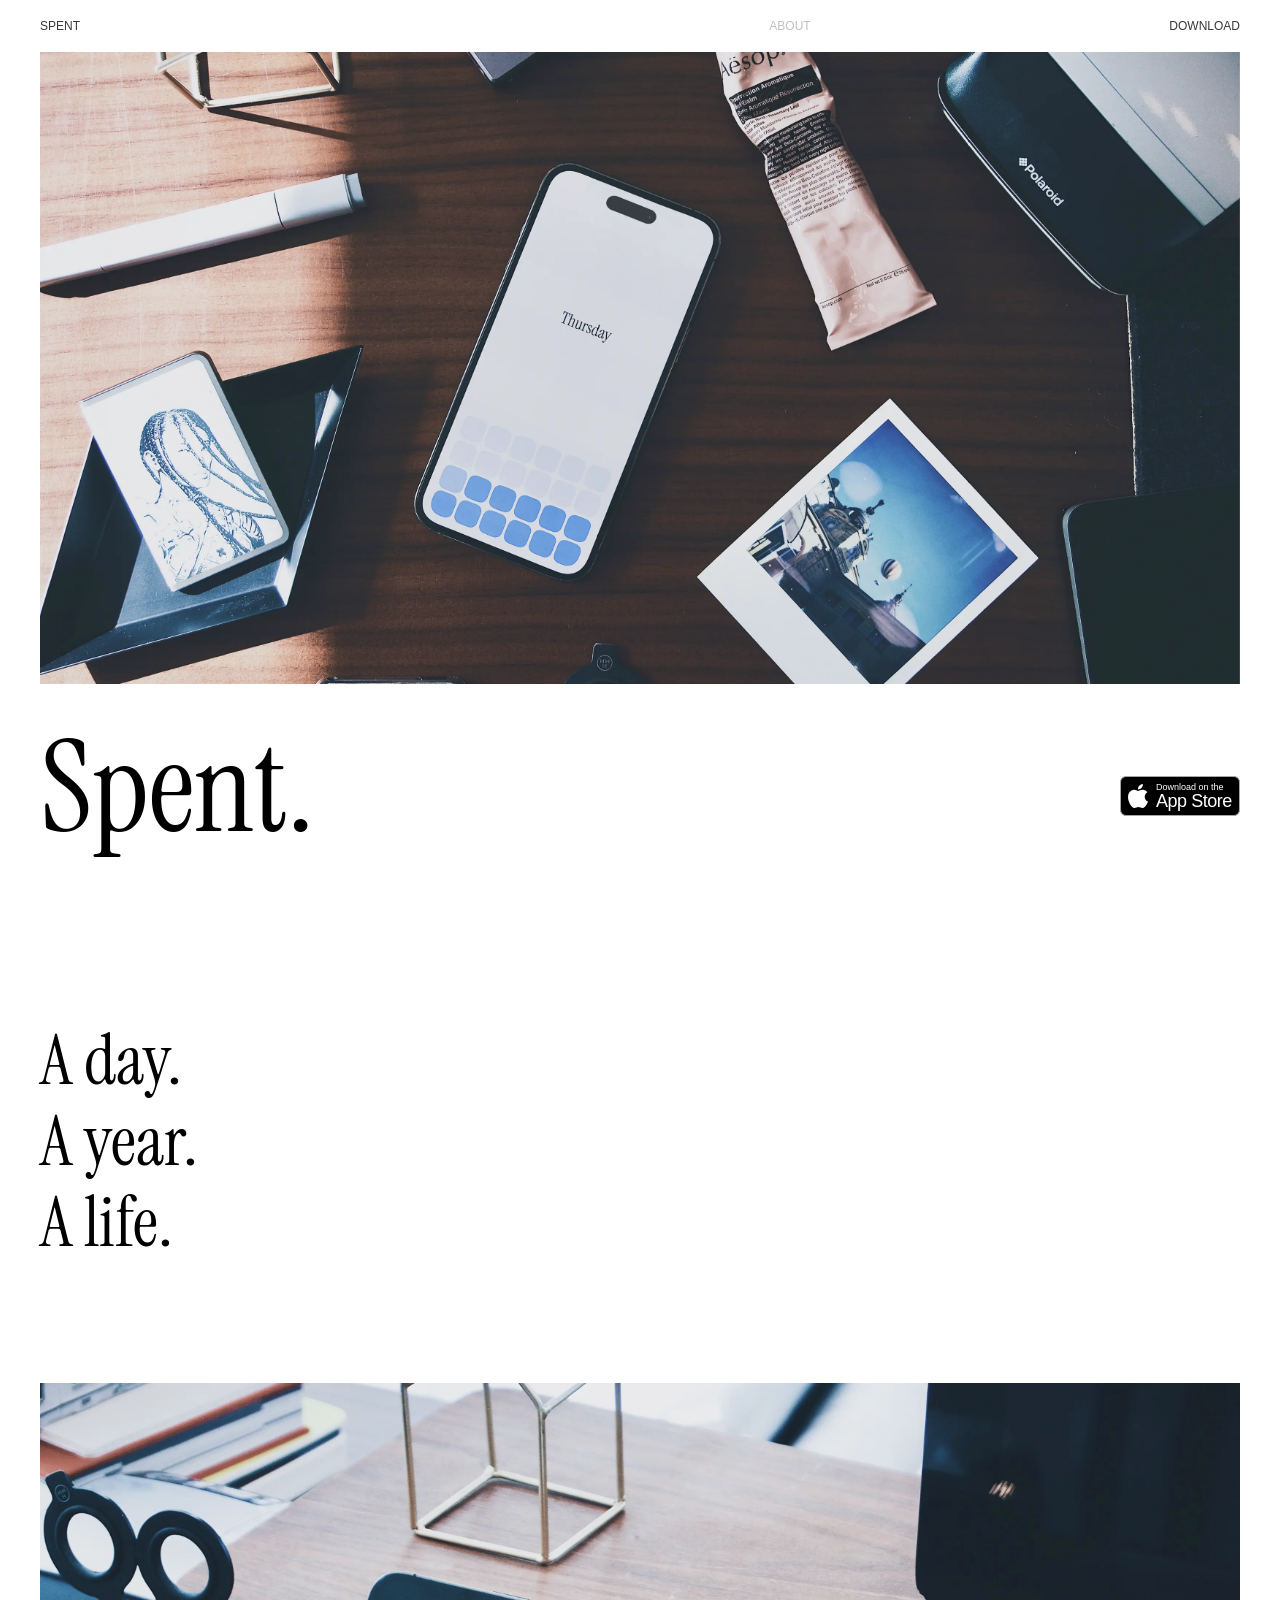
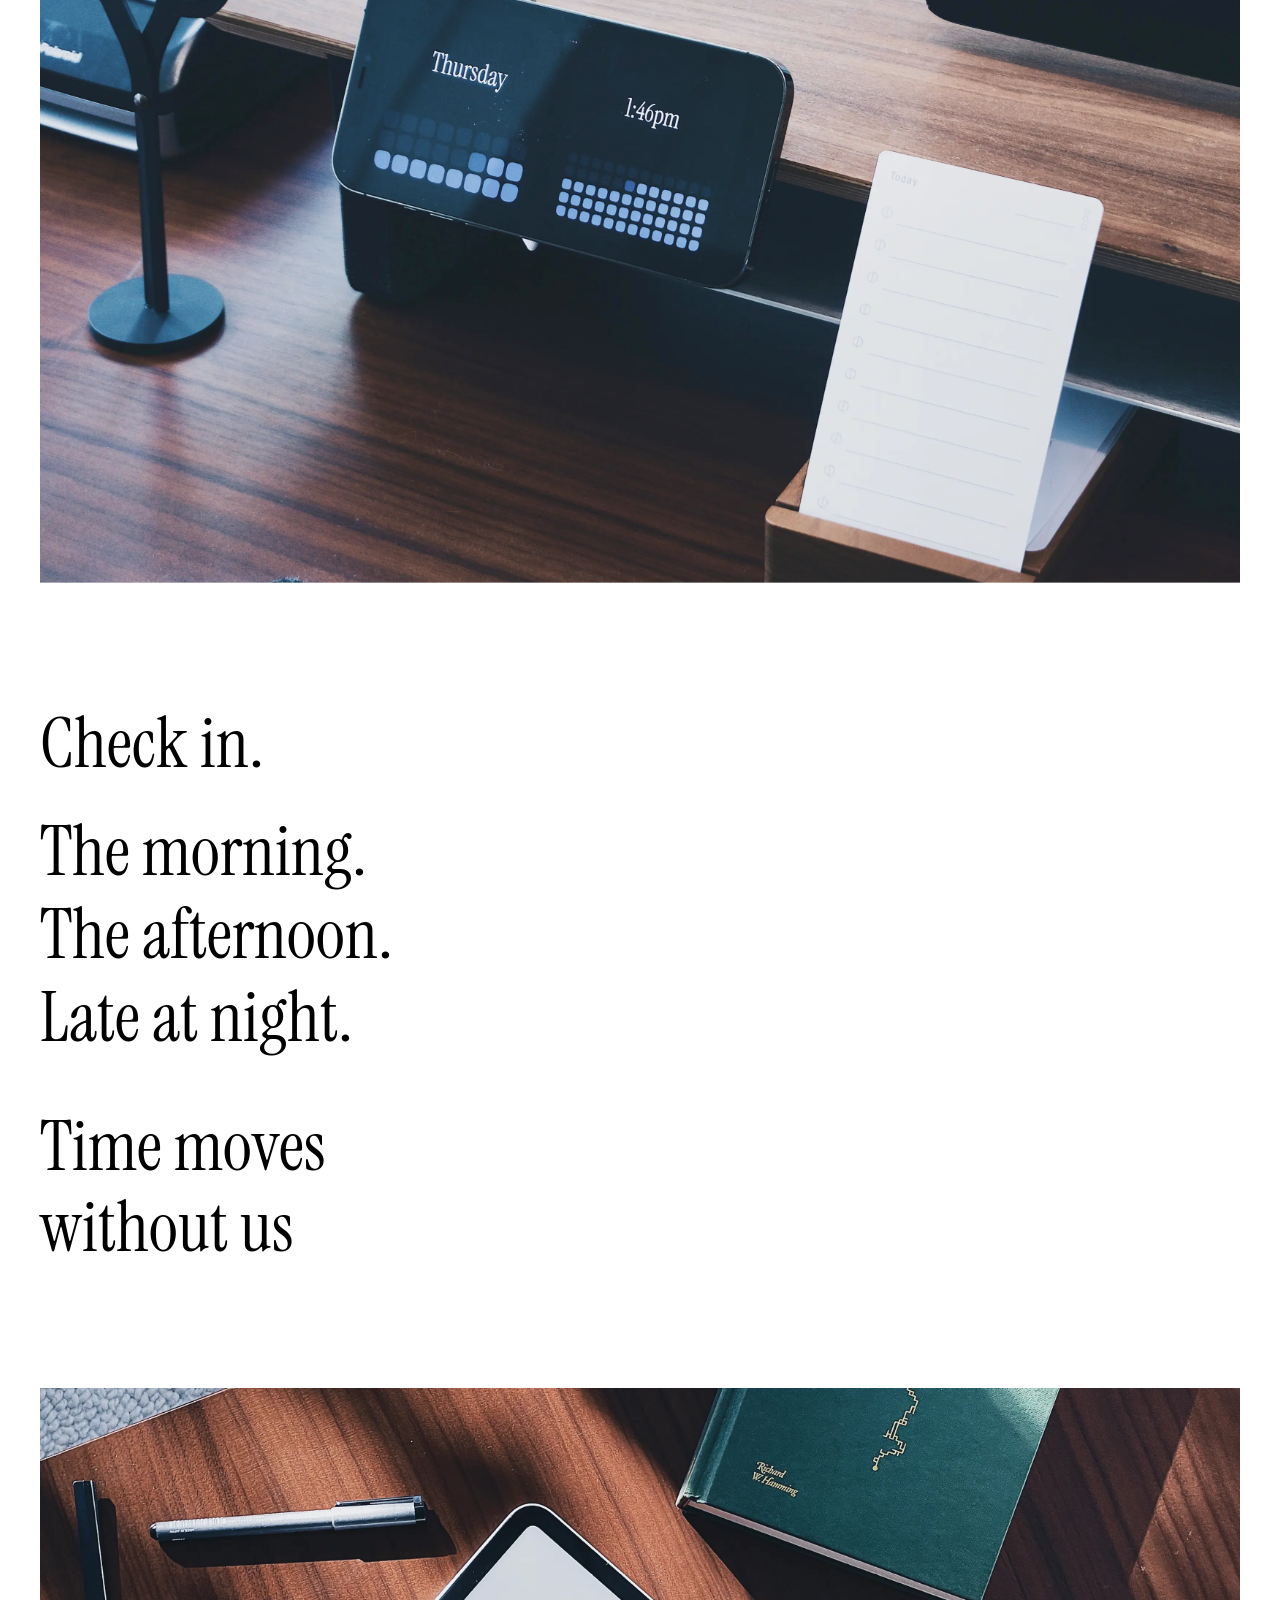
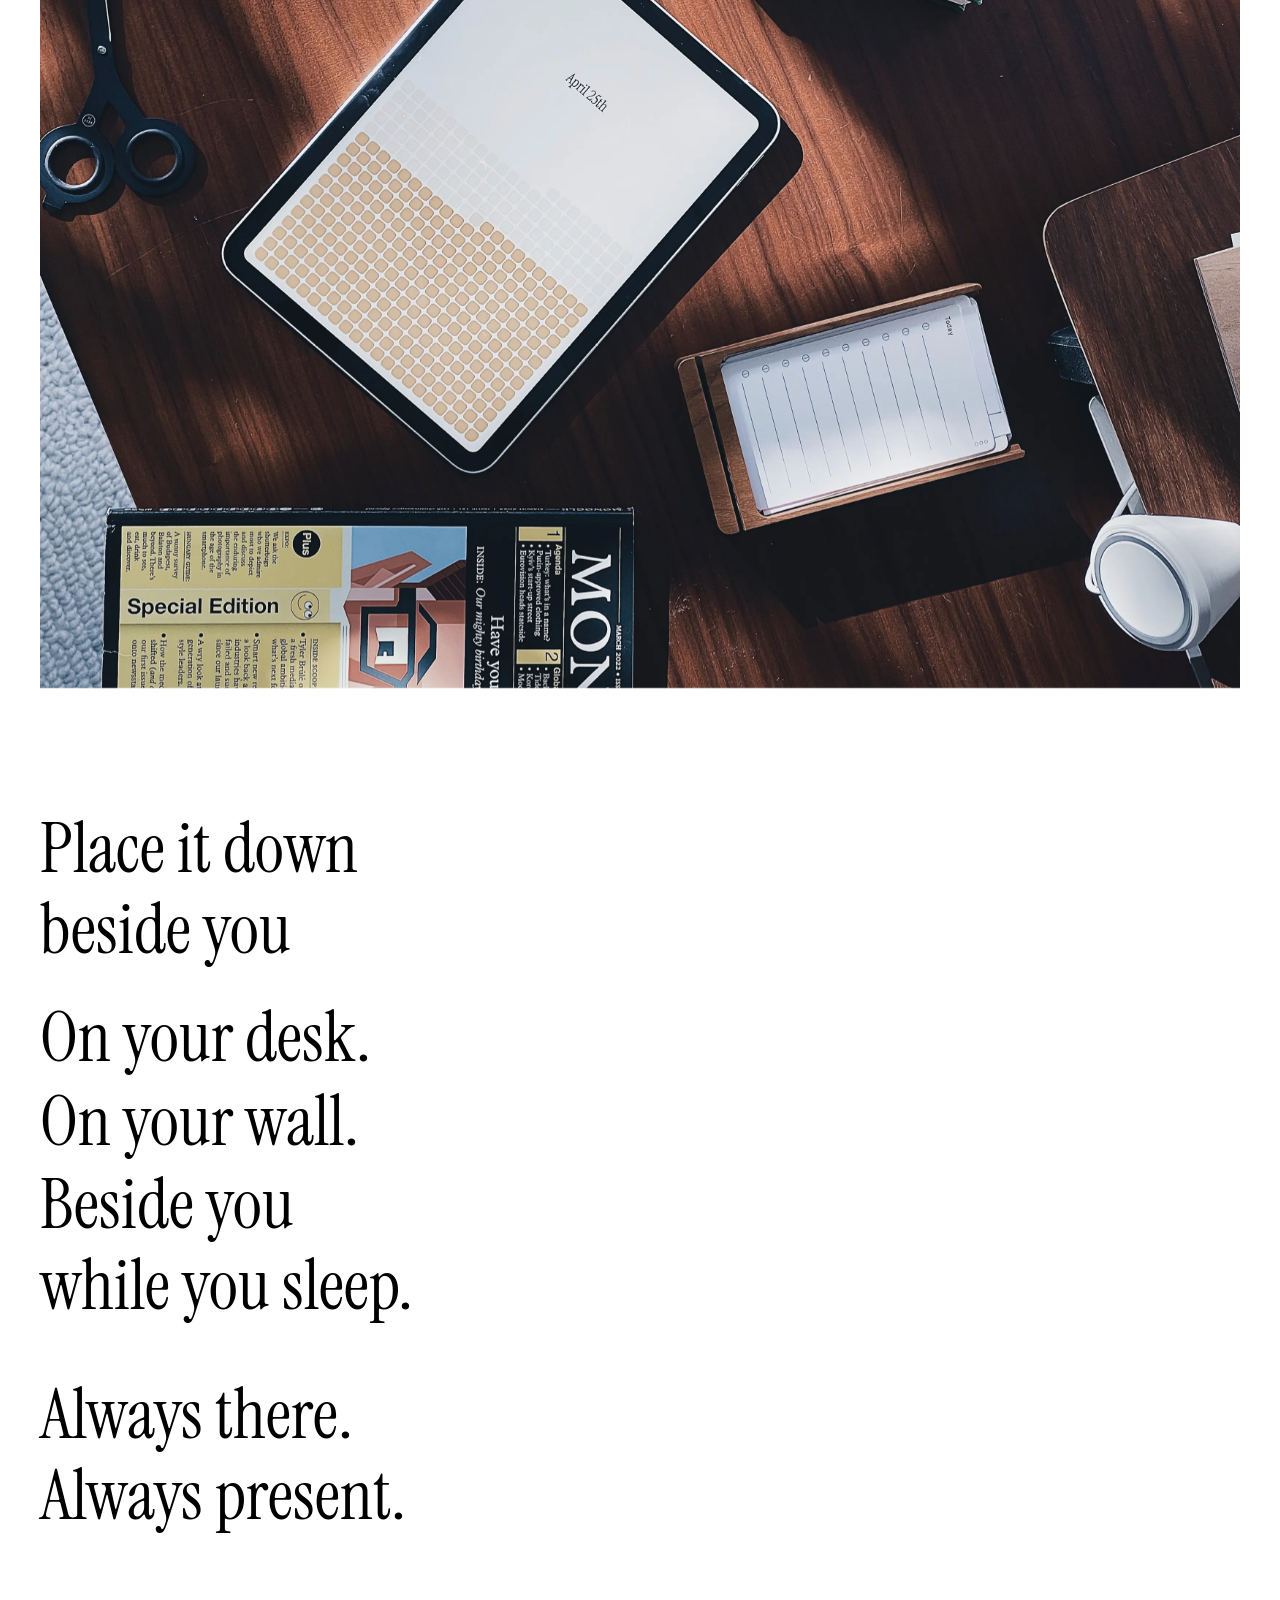
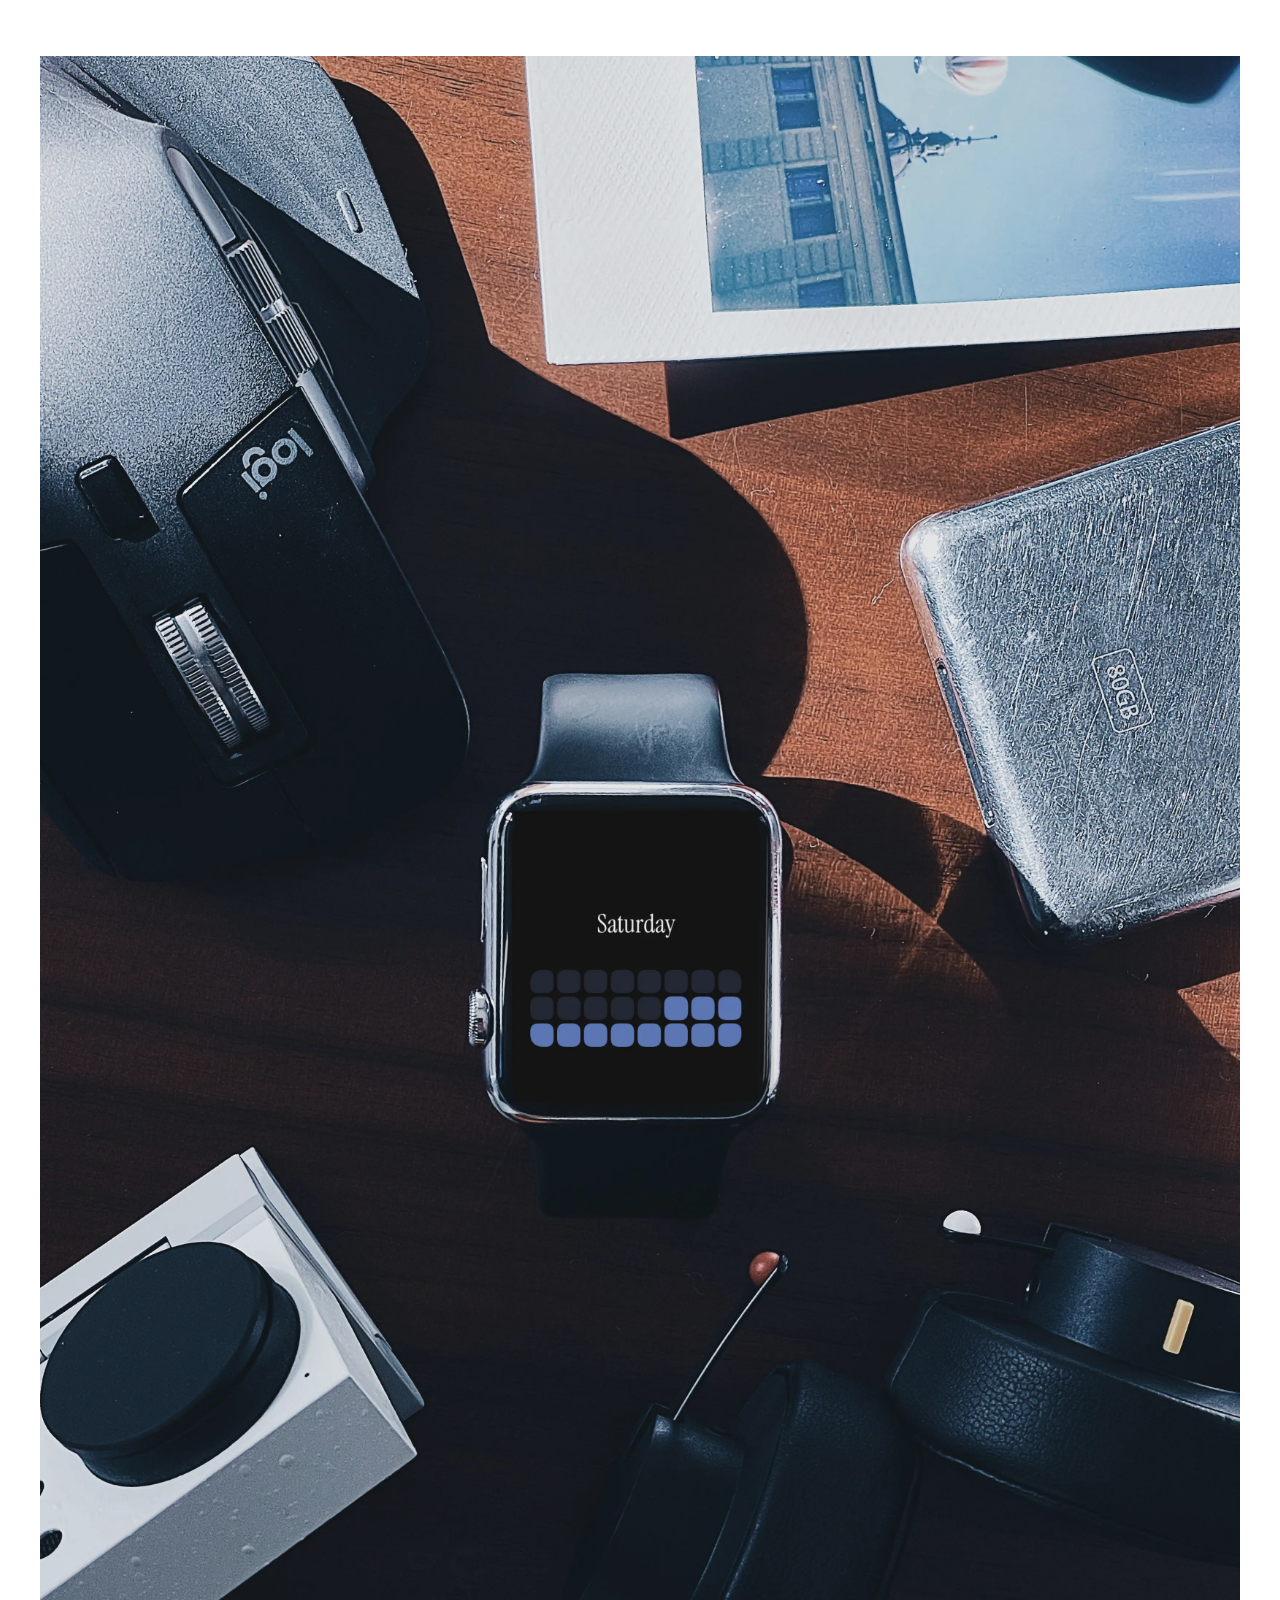
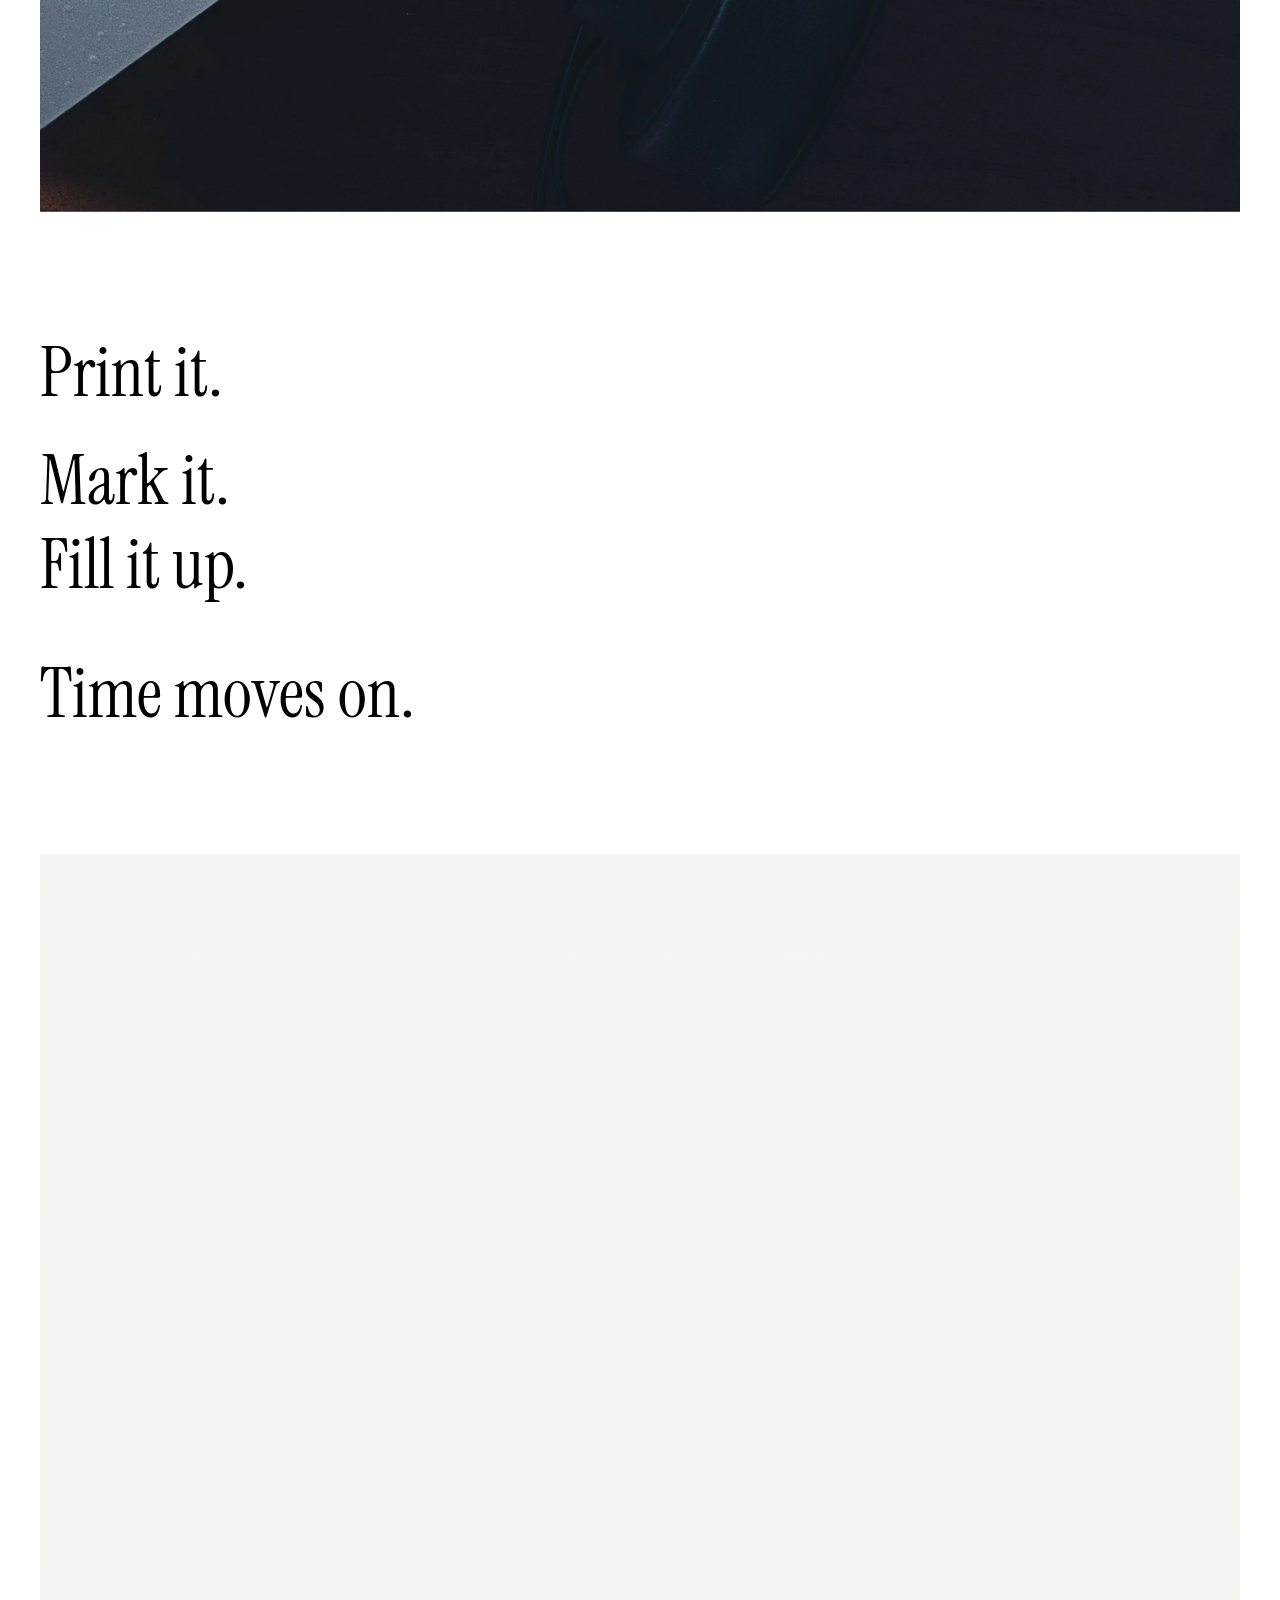
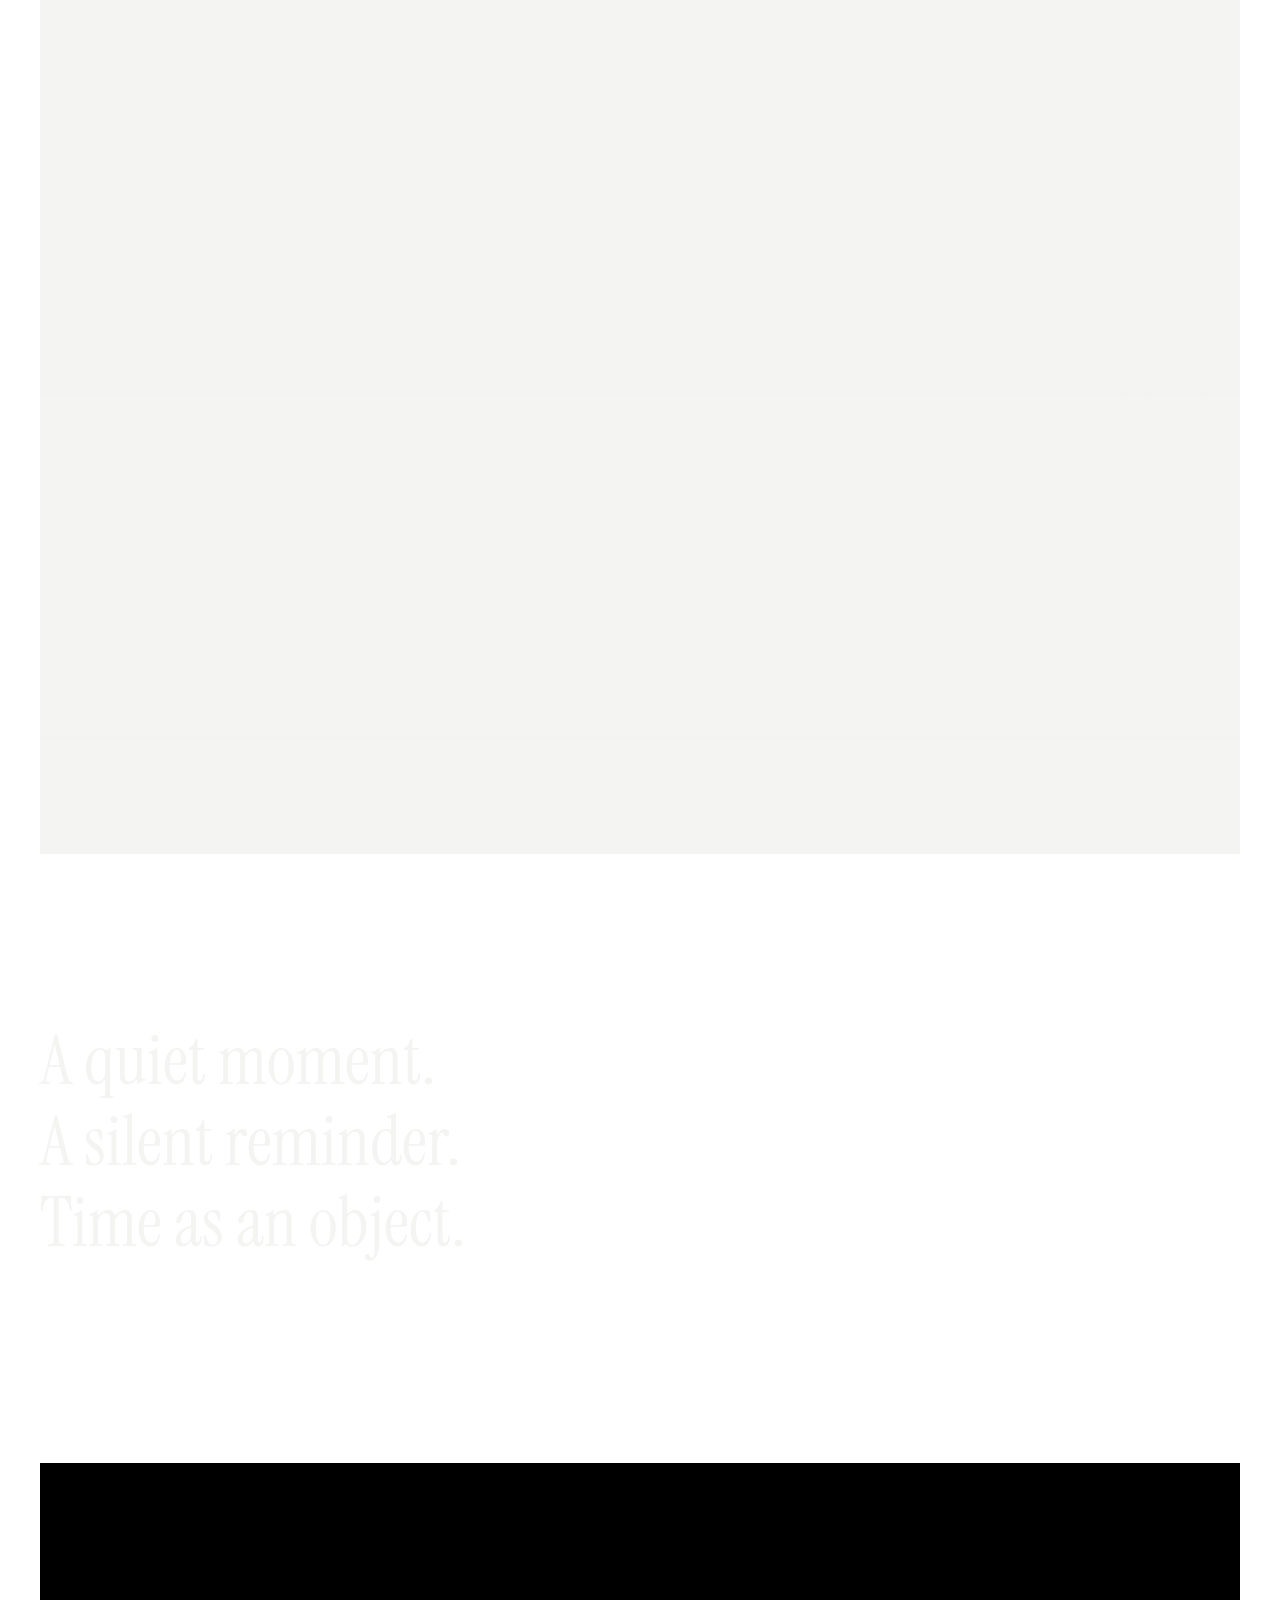
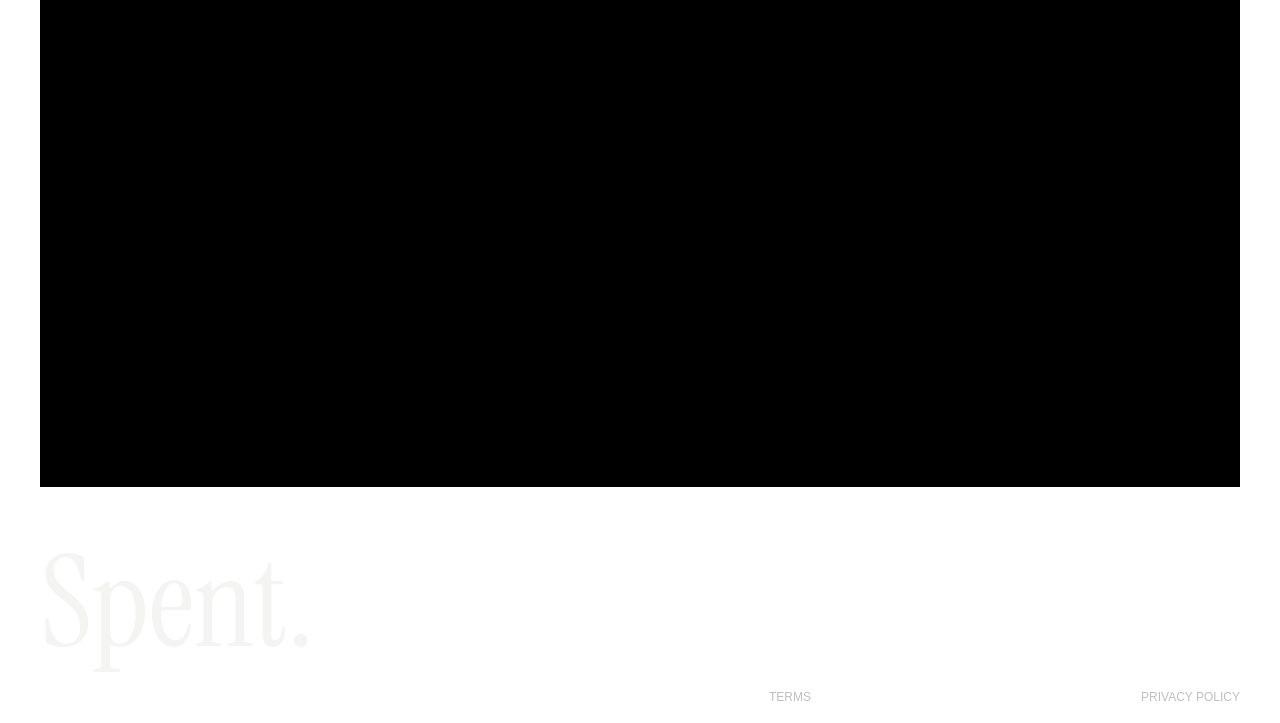
<file: index.html>
<!DOCTYPE html>
<html lang="en">
<head>
    <meta charset="UTF-8">
    <meta name="viewport" content="width=device-width, initial-scale=1.0">
    <title>Spent — Minimal time app for iPhone | Day, year, life</title>
    <meta name="description" content="Spent is a calm, minimal iOS app — a mindful grid of dots for your day, year, and life. Widgets, Apple Watch, print. An object about time, not another feed.">
    <meta name="keywords" content="Spent, time app, iPhone, iOS, Apple Watch, widget, minimal, mindful, calm, focus, life, day, year, grid, dots, countdown, analog, journal, print, object, clock, StudioStudio">
    <meta name="author" content="StudioStudio">
    <meta name="robots" content="index, follow">
    <link rel="canonical" href="https://studiostudio.store/">
    <meta name="theme-color" content="#ffffff">
    <meta name="apple-itunes-app" content="app-id=6762966405">
    <meta property="og:type" content="website">
    <meta property="og:site_name" content="Spent">
    <meta property="og:title" content="Spent — A day. A year. A life.">
    <meta property="og:description" content="A calm, minimal iOS app that visualises your day, year, and life as a grid of dots. Widgets, Apple Watch, and print.">
    <meta property="og:url" content="https://studiostudio.store/">
    <meta property="og:image" content="https://studiostudio.store/images/Spent-by-StudioStudio.png">
    <meta property="og:image:width" content="1200">
    <meta property="og:image:height" content="630">
    <meta property="og:image:alt" content="Spent — A day. A year. A life. A minimal time app by StudioStudio">
    <meta name="twitter:card" content="summary_large_image">
    <meta name="twitter:title" content="Spent — A day. A year. A life.">
    <meta name="twitter:description" content="A calm, minimal iOS app that visualises your day, year, and life as a grid of dots.">
    <meta name="twitter:image" content="https://studiostudio.store/images/Spent-by-StudioStudio.png">
    <script type="application/ld+json">
    {
        "@context": "https://schema.org",
        "@graph": [
            {
                "@type": "WebSite",
                "name": "Spent",
                "url": "https://studiostudio.store/",
                "description": "A calm, minimal iOS app — a mindful grid of dots for your day, year, and life.",
                "publisher": {
                    "@type": "Organization",
                    "name": "StudioStudio"
                }
            },
            {
                "@type": "SoftwareApplication",
                "name": "Spent",
                "operatingSystem": "iOS",
                "applicationCategory": "LifestyleApplication",
                "description": "A minimal time app for iPhone and Apple Watch. Visualise your day, year, and life as a grid of dots. Home screen widgets and print.",
                "downloadUrl": "https://apps.apple.com/app/id6762966405",
                "offers": {
                    "@type": "Offer",
                    "url": "https://apps.apple.com/app/id6762966405"
                },
                "author": {
                    "@type": "Person",
                    "name": "Zakary Kinnaird"
                },
                "keywords": "clock, mindful, focus, widget, calm, minimal, object, print, countdown, grid, dots, life, analog, journal, time, Apple Watch"
            }
        ]
    }
    </script>
    <link rel="preconnect" href="https://fonts.googleapis.com">
    <link rel="preconnect" href="https://fonts.gstatic.com" crossorigin>
    <link href="https://fonts.googleapis.com/css2?family=Inter:wght@500;600&display=swap" rel="stylesheet">
    <link rel="stylesheet" href="styles.css">
    <meta name="apple-mobile-web-app-capable" content="yes">
    <meta name="apple-mobile-web-app-status-bar-style" content="default">
    <link rel="icon" href="images/favicon/favicon.ico" sizes="48x48">
    <link rel="icon" href="images/favicon/favicon.svg" type="image/svg+xml">
    <link rel="icon" type="image/png" sizes="96x96" href="images/favicon/favicon-96x96.png">
    <link rel="apple-touch-icon" href="images/favicon/apple-touch-icon.png">
    <link rel="manifest" href="images/favicon/site.webmanifest">
    <script>
        (function () {
            var height = Math.round(window.innerHeight);

            document.documentElement.style.setProperty("--top-screen-height", height + "px");
            if (height <= 700) {
                document.documentElement.classList.add("compact-top");
            }

            try {
                if (sessionStorage.getItem("spent-nav-intro-seen")) {
                    document.documentElement.classList.add("nav-intro-seen");
                }
            } catch (error) {}
        })();
    </script>
</head>
<body>
    <div class="page" data-node-id="585:6584">
        <div class="top-screen">
            <header class="menu" data-node-id="579:6534">
                <nav class="nav" aria-label="Primary" data-node-id="579:6535">
                    <a href="index.html" class="nav-link nav-link--active nav-link--spent">Spent</a>
                    <span class="nav-spacer" aria-hidden="true"></span>
                    <a href="about.html" class="nav-link nav-link--dimmed">About</a>
                    <a href="https://apps.apple.com/app/id6762966405" class="nav-link nav-link--active nav-link--download">Download</a>
                </nav>
            </header>

            <div class="home-frame" data-node-id="579:6540">
                <section class="hero" data-node-id="579:6541">
                    <div class="hero-media is-developing">
                        <img
                            class="hero-image"
                            src="images/hero.webp"
                            alt="Spent on iPhone, on a wooden desk with everyday objects"
                            width="3284"
                            height="2174"
                            fetchpriority="high"
                        >
                        <span class="hero-develop" aria-hidden="true"></span>
                    </div>
                </section>

                <section class="title-row">
                    <h1 class="title" data-node-id="579:6542">Spent.</h1>
                    <a
                        href="https://apps.apple.com/app/id6762966405"
                        class="app-store-badge"
                        aria-label="Download on the App Store"
                        data-node-id="579:6544"
                    >
                        <span class="app-store-badge__icon" aria-hidden="true">
                            <img src="assets/apple-logo.svg" alt="">
                        </span>
                        <span class="app-store-badge__copy">
                            <span class="app-store-badge__line">Download on the</span>
                            <span class="app-store-badge__store">App Store</span>
                        </span>
                    </a>
                </section>
            </div>
        </div>

        <main class="story">
            <section id="about" class="story-intro">
                <p class="story-line">A day.</p>
                <p class="story-line">A year.</p>
                <p class="story-line">A life.</p>
            </section>

            <section class="story-block">
                <div class="story-media">
                    <img
                        class="story-image"
                        src="images/story/check-in.webp"
                        alt="Spent on a desk beneath a monitor stand"
                        width="2000"
                        height="1333"
                        loading="lazy"
                    >
                    <span class="story-develop" aria-hidden="true"></span>
                </div>
                <div class="story-copy">
                    <p class="story-line story-line--lead">Check in.</p>
                    <p class="story-line">The morning.</p>
                    <p class="story-line">The afternoon.</p>
                    <p class="story-line">Late at night.</p>
                    <p class="story-line story-line--close">Time moves<br>without us</p>
                </div>
            </section>

            <section class="story-block">
                <div class="story-media">
                    <img
                        class="story-image"
                        src="images/story/beside-you.webp"
                        alt="Spent on iPad on a desk in sunlight"
                        width="2000"
                        height="1333"
                        loading="lazy"
                    >
                    <span class="story-develop" aria-hidden="true"></span>
                </div>
                <div class="story-copy">
                    <p class="story-line story-line--lead">Place it down<br>beside you</p>
                    <p class="story-line">On your desk.</p>
                    <p class="story-line">On your wall.</p>
                    <p class="story-line">Beside you<br>while you sleep.</p>
                    <p class="story-line story-line--close">Always there.<br>Always present.</p>
                </div>
            </section>

            <section class="story-block">
                <div class="story-media">
                    <img
                        class="story-image"
                        src="images/story/print-it.webp"
                        alt="Apple Watch on a wrist in soft light"
                        width="2000"
                        height="1333"
                        loading="lazy"
                    >
                    <span class="story-develop" aria-hidden="true"></span>
                </div>
                <div class="story-copy">
                    <p class="story-line story-line--lead">Print it.</p>
                    <p class="story-line">Mark it.</p>
                    <p class="story-line">Fill it up.</p>
                    <p class="story-line story-line--close">Time moves on.</p>
                </div>
            </section>

            <section class="story-block story-block--last">
                <div class="story-media">
                    <img
                        class="story-image"
                        src="images/story/quiet-moment.webp"
                        alt="A printed year calendar pinned to a white wall"
                        width="2000"
                        height="1333"
                        loading="lazy"
                    >
                    <span class="story-develop" aria-hidden="true"></span>
                </div>
                <div class="story-copy">
                    <p class="story-line story-line--close">A quiet moment.<br>A silent reminder.<br>Time as an object.</p>
                </div>
            </section>
        </main>

        <footer class="site-footer">
            <div class="site-footer__credit">
                <p class="site-footer__text">An object by StudioStudio</p>
            </div>
            <div class="site-footer__closing">
                <div class="site-footer__title-row">
                    <p class="title site-footer__title">Spent.</p>
                    <a
                        href="https://apps.apple.com/app/id6762966405"
                        class="app-store-badge"
                        aria-label="Download on the App Store"
                    >
                        <span class="app-store-badge__icon" aria-hidden="true">
                            <img src="assets/apple-logo.svg" alt="">
                        </span>
                        <span class="app-store-badge__copy">
                            <span class="app-store-badge__line">Download on the</span>
                            <span class="app-store-badge__store">App Store</span>
                        </span>
                    </a>
                </div>
                <nav class="site-footer__legal-nav" aria-label="Legal">
                    <a href="terms.html" class="site-footer__legal-link site-footer__legal-link--terms">Terms</a>
                    <a href="privacy.html" class="site-footer__legal-link site-footer__legal-link--privacy">Privacy Policy</a>
                </nav>
            </div>
        </footer>
    </div>
    <script src="main.js"></script>
</body>
</html>
</file>
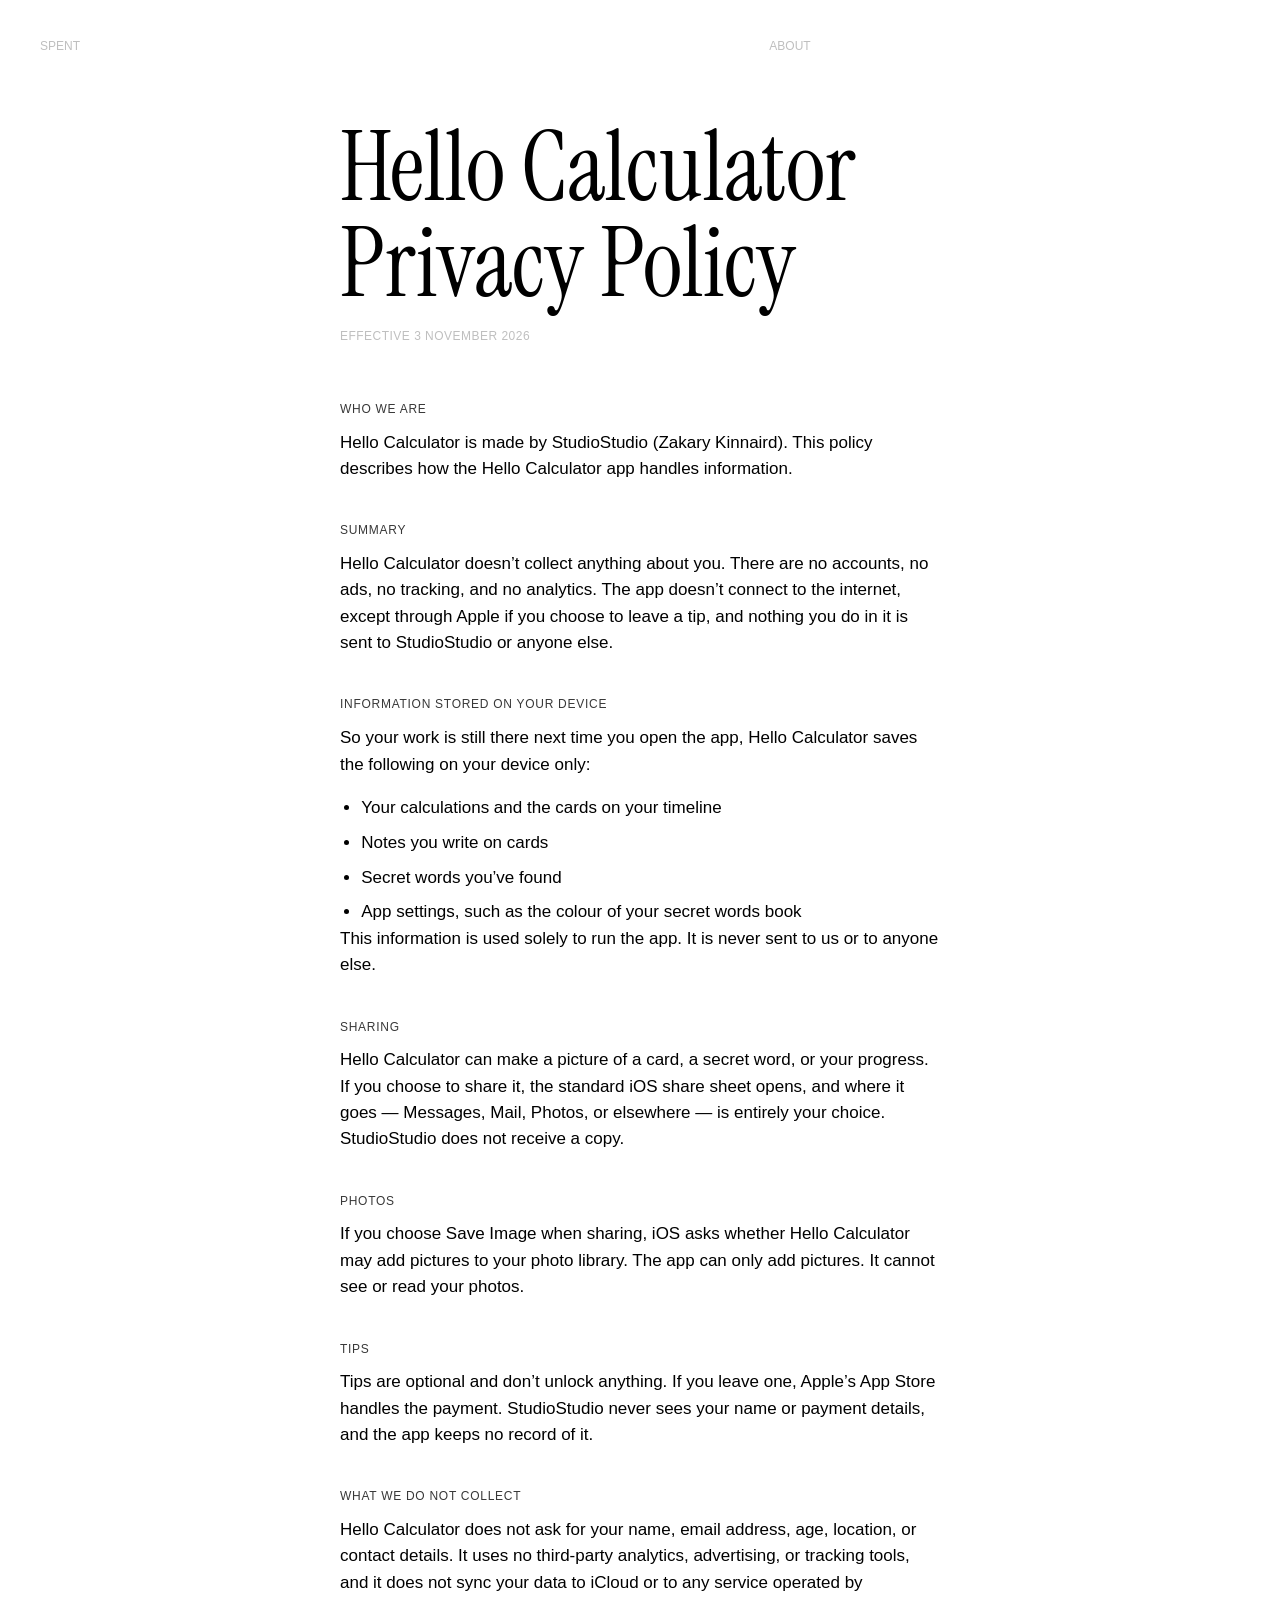
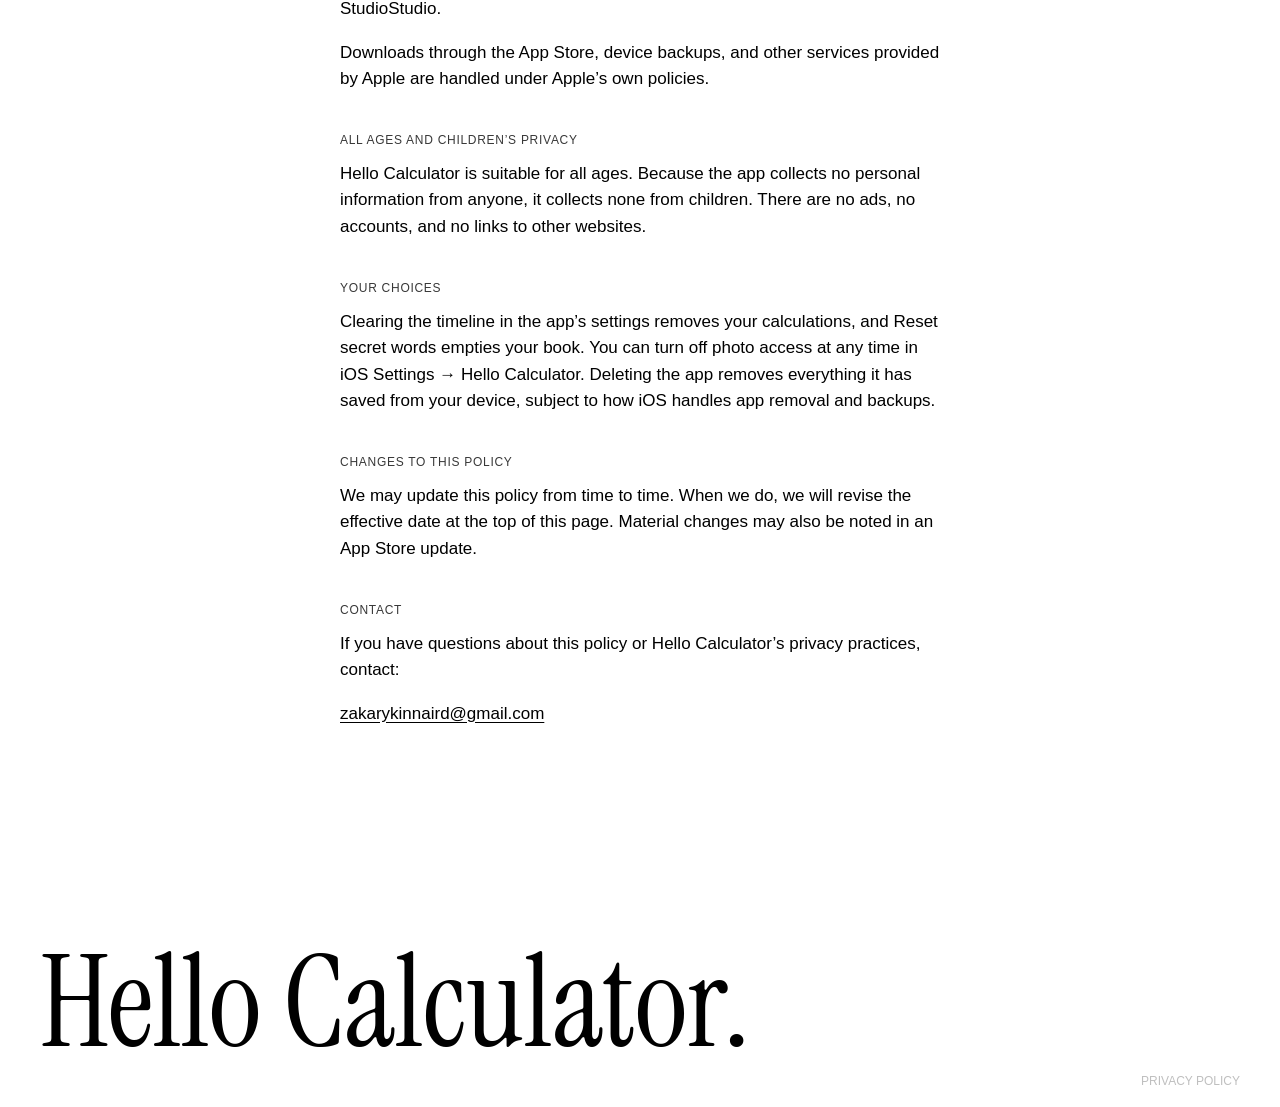
<file: hello-calculator-privacy.html>
<!DOCTYPE html>
<html lang="en">
<head>
    <meta charset="UTF-8">
    <meta name="viewport" content="width=device-width, initial-scale=1.0">
    <title>Privacy Policy — Hello Calculator | StudioStudio</title>
    <meta name="description" content="Hello Calculator keeps everything on your device. No accounts, ads, tracking, or analytics. Read the privacy policy for the Hello Calculator app.">
    <meta name="robots" content="index, follow">
    <link rel="canonical" href="https://studiostudio.store/hello-calculator-privacy.html">
    <meta name="theme-color" content="#ffffff">
    <meta property="og:type" content="website">
    <meta property="og:site_name" content="StudioStudio">
    <meta property="og:title" content="Privacy Policy — Hello Calculator">
    <meta property="og:description" content="Hello Calculator keeps everything on your device. No accounts, ads, tracking, or analytics.">
    <meta property="og:url" content="https://studiostudio.store/hello-calculator-privacy.html">
    <meta name="twitter:card" content="summary">
    <meta name="twitter:title" content="Privacy Policy — Hello Calculator">
    <meta name="twitter:description" content="Hello Calculator keeps everything on your device. No accounts, ads, tracking, or analytics.">
    <link rel="preconnect" href="https://fonts.googleapis.com">
    <link rel="preconnect" href="https://fonts.gstatic.com" crossorigin>
    <link href="https://fonts.googleapis.com/css2?family=Inter:wght@500;600&display=swap" rel="stylesheet">
    <link rel="stylesheet" href="styles.css">
    <meta name="apple-mobile-web-app-capable" content="yes">
    <meta name="apple-mobile-web-app-status-bar-style" content="default">
    <link rel="icon" href="images/favicon/favicon.ico" sizes="48x48">
    <link rel="icon" href="images/favicon/favicon.svg" type="image/svg+xml">
    <link rel="icon" type="image/png" sizes="96x96" href="images/favicon/favicon-96x96.png">
    <link rel="apple-touch-icon" href="images/favicon/apple-touch-icon.png">
    <link rel="manifest" href="images/favicon/site.webmanifest">
    <script>
        (function () {
            var height = Math.round(window.innerHeight);

            document.documentElement.style.setProperty("--top-screen-height", height + "px");
            if (height <= 700) {
                document.documentElement.classList.add("compact-top");
            }

            try {
                if (sessionStorage.getItem("spent-nav-intro-seen")) {
                    document.documentElement.classList.add("nav-intro-seen");
                }
            } catch (error) {}
        })();
    </script>
</head>
<body>
    <div class="page page--legal">
        <header class="legal-header">
            <div class="legal-header__menu">
                <nav class="nav" aria-label="Primary">
                    <a href="index.html" class="nav-link nav-link--dimmed nav-link--spent">Spent</a>
                    <span class="nav-spacer" aria-hidden="true"></span>
                    <a href="about.html" class="nav-link nav-link--dimmed">About</a>
                </nav>
            </div>
            <div class="legal-header__intro">
                <h1 class="legal-title">Hello Calculator Privacy Policy</h1>
                <p class="legal-meta">Effective 3 November 2026</p>
            </div>
        </header>

        <main class="legal">
            <section class="legal-section">
                <h2 class="legal-heading">Who we are</h2>
                <p>Hello Calculator is made by StudioStudio (Zakary Kinnaird). This policy describes how the Hello Calculator app handles information.</p>
            </section>

            <section class="legal-section">
                <h2 class="legal-heading">Summary</h2>
                <p>Hello Calculator doesn’t collect anything about you. There are no accounts, no ads, no tracking, and no analytics. The app doesn’t connect to the internet, except through Apple if you choose to leave a tip, and nothing you do in it is sent to StudioStudio or anyone else.</p>
            </section>

            <section class="legal-section">
                <h2 class="legal-heading">Information stored on your device</h2>
                <p>So your work is still there next time you open the app, Hello Calculator saves the following on your device only:</p>
                <ul class="legal-list">
                    <li>Your calculations and the cards on your timeline</li>
                    <li>Notes you write on cards</li>
                    <li>Secret words you’ve found</li>
                    <li>App settings, such as the colour of your secret words book</li>
                </ul>
                <p>This information is used solely to run the app. It is never sent to us or to anyone else.</p>
            </section>

            <section class="legal-section">
                <h2 class="legal-heading">Sharing</h2>
                <p>Hello Calculator can make a picture of a card, a secret word, or your progress. If you choose to share it, the standard iOS share sheet opens, and where it goes — Messages, Mail, Photos, or elsewhere — is entirely your choice. StudioStudio does not receive a copy.</p>
            </section>

            <section class="legal-section">
                <h2 class="legal-heading">Photos</h2>
                <p>If you choose Save Image when sharing, iOS asks whether Hello Calculator may add pictures to your photo library. The app can only add pictures. It cannot see or read your photos.</p>
            </section>

            <section class="legal-section">
                <h2 class="legal-heading">Tips</h2>
                <p>Tips are optional and don’t unlock anything. If you leave one, Apple’s App Store handles the payment. StudioStudio never sees your name or payment details, and the app keeps no record of it.</p>
            </section>

            <section class="legal-section">
                <h2 class="legal-heading">What we do not collect</h2>
                <p>Hello Calculator does not ask for your name, email address, age, location, or contact details. It uses no third-party analytics, advertising, or tracking tools, and it does not sync your data to iCloud or to any service operated by StudioStudio.</p>
                <p>Downloads through the App Store, device backups, and other services provided by Apple are handled under Apple’s own policies.</p>
            </section>

            <section class="legal-section">
                <h2 class="legal-heading">All ages and children’s privacy</h2>
                <p>Hello Calculator is suitable for all ages. Because the app collects no personal information from anyone, it collects none from children. There are no ads, no accounts, and no links to other websites.</p>
            </section>

            <section class="legal-section">
                <h2 class="legal-heading">Your choices</h2>
                <p>Clearing the timeline in the app’s settings removes your calculations, and Reset secret words empties your book. You can turn off photo access at any time in iOS Settings → Hello Calculator. Deleting the app removes everything it has saved from your device, subject to how iOS handles app removal and backups.</p>
            </section>

            <section class="legal-section">
                <h2 class="legal-heading">Changes to this policy</h2>
                <p>We may update this policy from time to time. When we do, we will revise the effective date at the top of this page. Material changes may also be noted in an App Store update.</p>
            </section>

            <section class="legal-section">
                <h2 class="legal-heading">Contact</h2>
                <p>If you have questions about this policy or Hello Calculator’s privacy practices, contact:</p>
                <p><a href="mailto:zakarykinnaird@gmail.com">zakarykinnaird@gmail.com</a></p>
            </section>
        </main>

        <footer class="site-footer site-footer--compact">
            <div class="site-footer__closing">
                <div class="site-footer__title-row">
                    <p class="title site-footer__title">Hello Calculator.</p>
                </div>
                <nav class="site-footer__legal-nav" aria-label="Legal">
                    <a href="hello-calculator-privacy.html" class="site-footer__legal-link site-footer__legal-link--privacy" aria-current="page">Privacy Policy</a>
                </nav>
            </div>
        </footer>
    </div>
    <script src="main.js"></script>
</body>
</html>
</file>
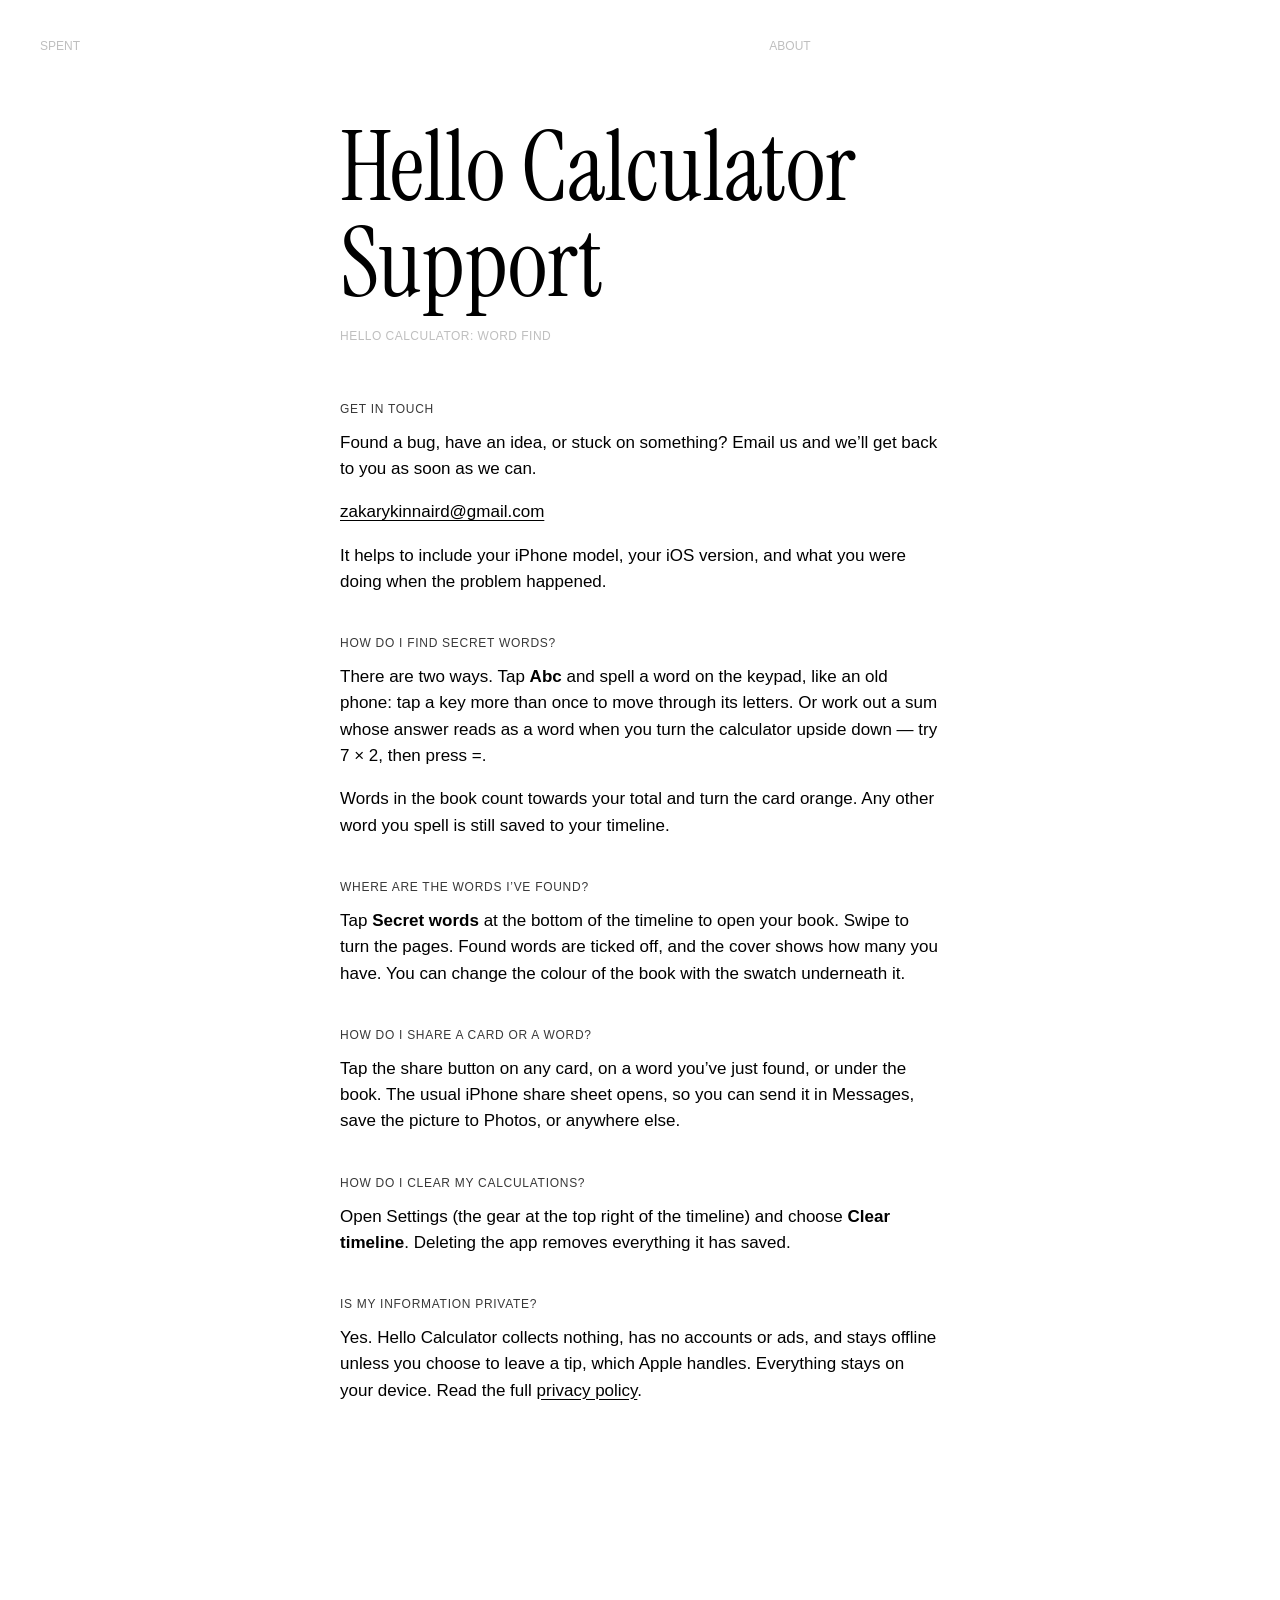
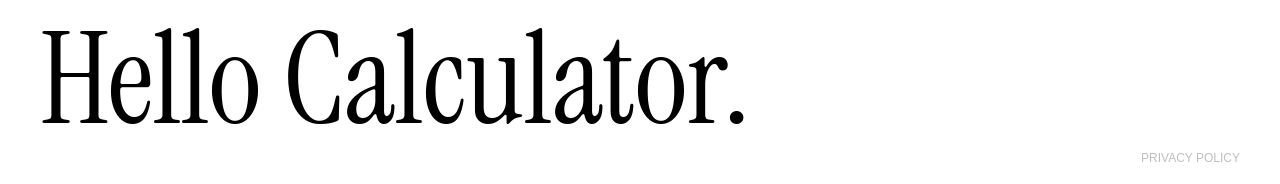
<file: hello-calculator-support.html>
<!DOCTYPE html>
<html lang="en">
<head>
    <meta charset="UTF-8">
    <meta name="viewport" content="width=device-width, initial-scale=1.0">
    <title>Support — Hello Calculator | StudioStudio</title>
    <meta name="description" content="Help and contact for Hello Calculator: Word Find, the calculator that spells secret words.">
    <meta name="robots" content="index, follow">
    <link rel="canonical" href="https://studiostudio.store/hello-calculator-support.html">
    <meta name="theme-color" content="#ffffff">
    <meta property="og:type" content="website">
    <meta property="og:site_name" content="StudioStudio">
    <meta property="og:title" content="Support — Hello Calculator">
    <meta property="og:description" content="Help and contact for Hello Calculator: Word Find.">
    <meta property="og:url" content="https://studiostudio.store/hello-calculator-support.html">
    <meta name="twitter:card" content="summary">
    <meta name="twitter:title" content="Support — Hello Calculator">
    <meta name="twitter:description" content="Help and contact for Hello Calculator: Word Find.">
    <link rel="preconnect" href="https://fonts.googleapis.com">
    <link rel="preconnect" href="https://fonts.gstatic.com" crossorigin>
    <link href="https://fonts.googleapis.com/css2?family=Inter:wght@500;600&display=swap" rel="stylesheet">
    <link rel="stylesheet" href="styles.css">
    <meta name="apple-mobile-web-app-capable" content="yes">
    <meta name="apple-mobile-web-app-status-bar-style" content="default">
    <link rel="icon" href="images/favicon/favicon.ico" sizes="48x48">
    <link rel="icon" href="images/favicon/favicon.svg" type="image/svg+xml">
    <link rel="icon" type="image/png" sizes="96x96" href="images/favicon/favicon-96x96.png">
    <link rel="apple-touch-icon" href="images/favicon/apple-touch-icon.png">
    <link rel="manifest" href="images/favicon/site.webmanifest">
    <script>
        (function () {
            var height = Math.round(window.innerHeight);

            document.documentElement.style.setProperty("--top-screen-height", height + "px");
            if (height <= 700) {
                document.documentElement.classList.add("compact-top");
            }

            try {
                if (sessionStorage.getItem("spent-nav-intro-seen")) {
                    document.documentElement.classList.add("nav-intro-seen");
                }
            } catch (error) {}
        })();
    </script>
</head>
<body>
    <div class="page page--legal">
        <header class="legal-header">
            <div class="legal-header__menu">
                <nav class="nav" aria-label="Primary">
                    <a href="index.html" class="nav-link nav-link--dimmed nav-link--spent">Spent</a>
                    <span class="nav-spacer" aria-hidden="true"></span>
                    <a href="about.html" class="nav-link nav-link--dimmed">About</a>
                </nav>
            </div>
            <div class="legal-header__intro">
                <h1 class="legal-title">Hello Calculator Support</h1>
                <p class="legal-meta">Hello Calculator: Word Find</p>
            </div>
        </header>

        <main class="legal">
            <section class="legal-section">
                <h2 class="legal-heading">Get in touch</h2>
                <p>Found a bug, have an idea, or stuck on something? Email us and we’ll get back to you as soon as we can.</p>
                <p><a href="mailto:zakarykinnaird@gmail.com?subject=Hello%20Calculator">zakarykinnaird@gmail.com</a></p>
                <p>It helps to include your iPhone model, your iOS version, and what you were doing when the problem happened.</p>
            </section>

            <section class="legal-section">
                <h2 class="legal-heading">How do I find secret words?</h2>
                <p>There are two ways. Tap <strong>Abc</strong> and spell a word on the keypad, like an old phone: tap a key more than once to move through its letters. Or work out a sum whose answer reads as a word when you turn the calculator upside down — try 7 × 2, then press =.</p>
                <p>Words in the book count towards your total and turn the card orange. Any other word you spell is still saved to your timeline.</p>
            </section>

            <section class="legal-section">
                <h2 class="legal-heading">Where are the words I’ve found?</h2>
                <p>Tap <strong>Secret words</strong> at the bottom of the timeline to open your book. Swipe to turn the pages. Found words are ticked off, and the cover shows how many you have. You can change the colour of the book with the swatch underneath it.</p>
            </section>

            <section class="legal-section">
                <h2 class="legal-heading">How do I share a card or a word?</h2>
                <p>Tap the share button on any card, on a word you’ve just found, or under the book. The usual iPhone share sheet opens, so you can send it in Messages, save the picture to Photos, or anywhere else.</p>
            </section>

            <section class="legal-section">
                <h2 class="legal-heading">How do I clear my calculations?</h2>
                <p>Open Settings (the gear at the top right of the timeline) and choose <strong>Clear timeline</strong>. Deleting the app removes everything it has saved.</p>
            </section>

            <section class="legal-section">
                <h2 class="legal-heading">Is my information private?</h2>
                <p>Yes. Hello Calculator collects nothing, has no accounts or ads, and stays offline unless you choose to leave a tip, which Apple handles. Everything stays on your device. Read the full <a href="hello-calculator-privacy.html">privacy policy</a>.</p>
            </section>
        </main>

        <footer class="site-footer site-footer--compact">
            <div class="site-footer__closing">
                <div class="site-footer__title-row">
                    <p class="title site-footer__title">Hello Calculator.</p>
                </div>
                <nav class="site-footer__legal-nav" aria-label="Legal">
                    <a href="hello-calculator-privacy.html" class="site-footer__legal-link site-footer__legal-link--privacy">Privacy Policy</a>
                </nav>
            </div>
        </footer>
    </div>
    <script src="main.js"></script>
</body>
</html>
</file>
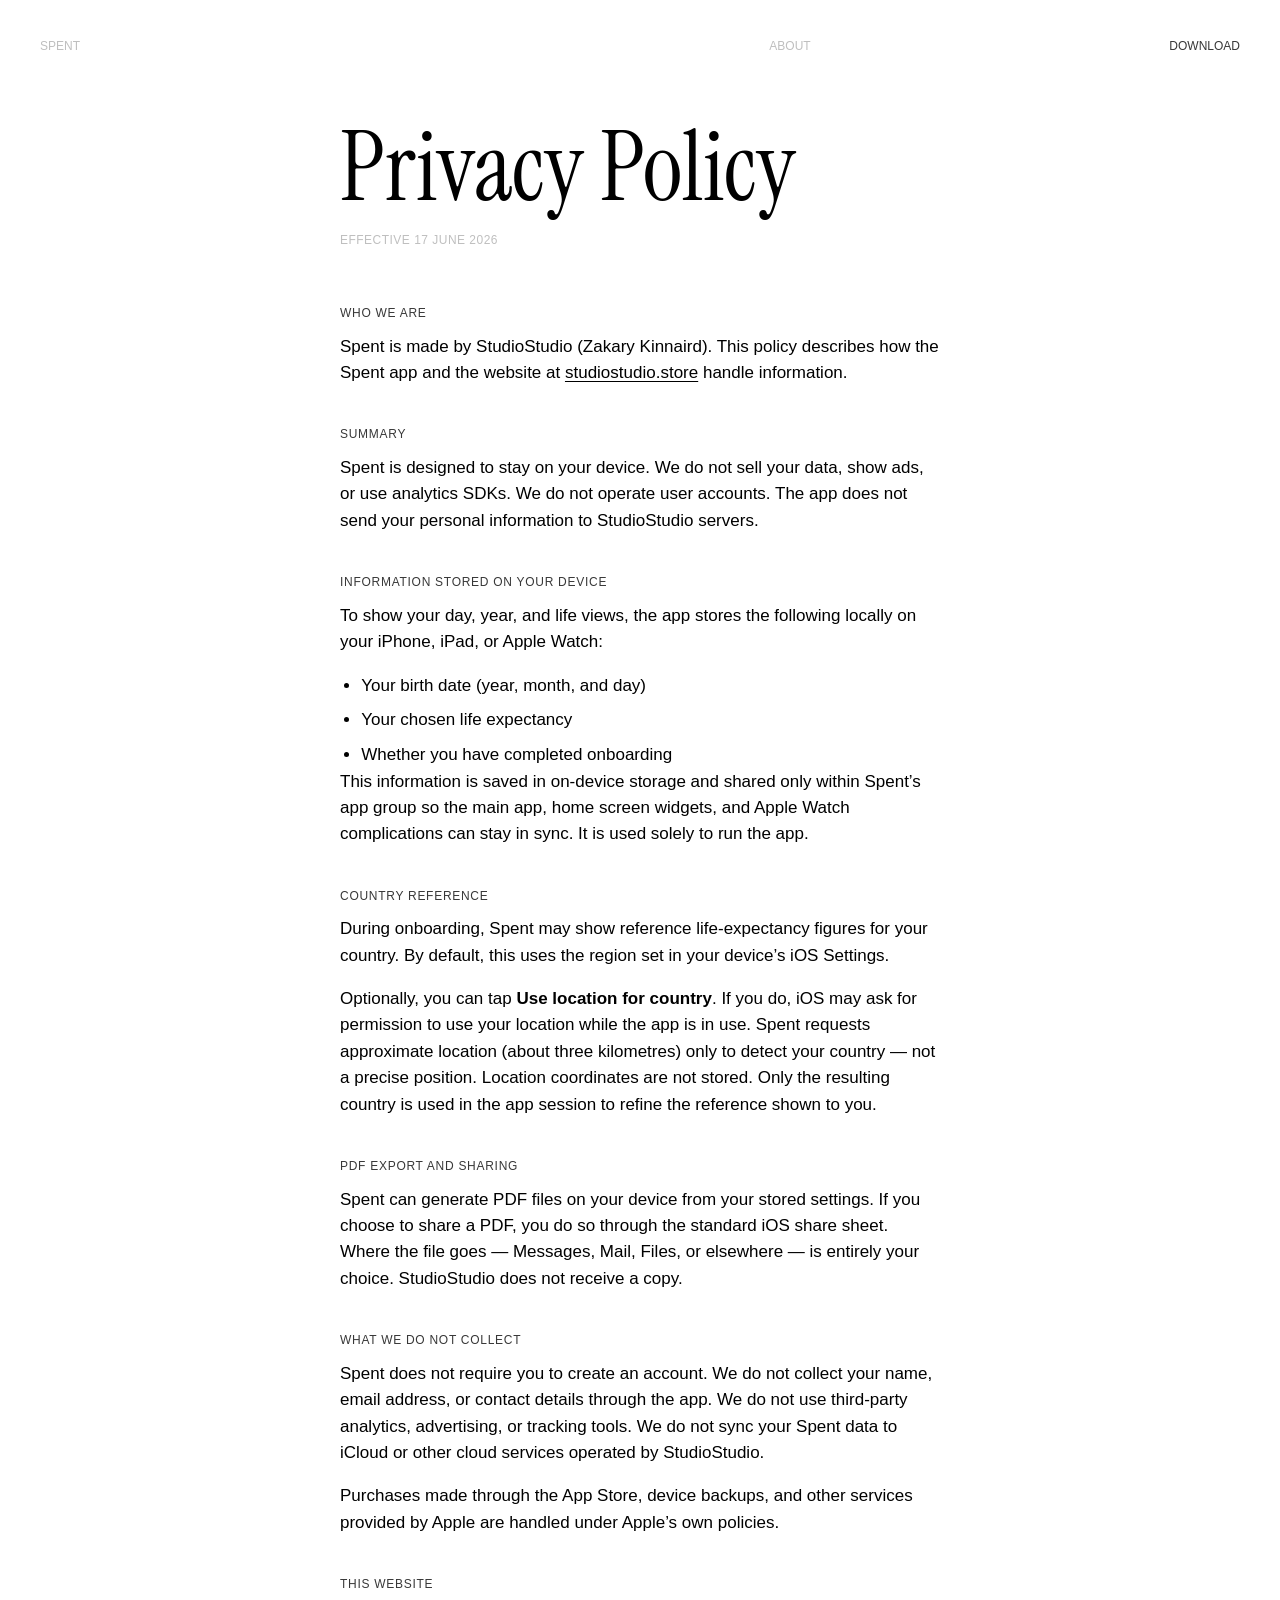
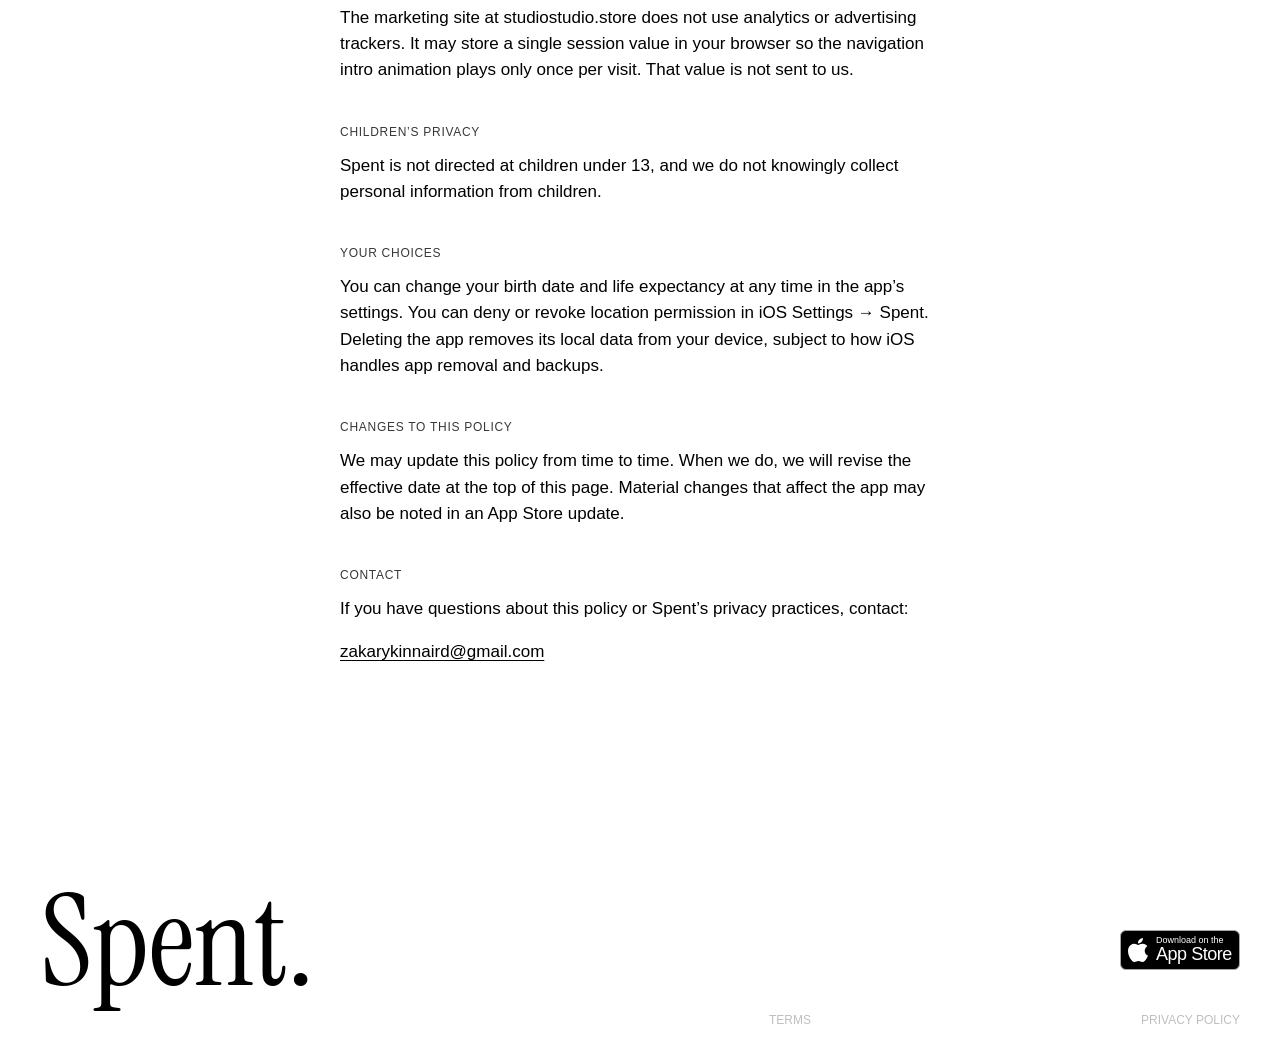
<file: privacy.html>
<!DOCTYPE html>
<html lang="en">
<head>
    <meta charset="UTF-8">
    <meta name="viewport" content="width=device-width, initial-scale=1.0">
    <title>Privacy Policy — Spent | StudioStudio</title>
    <meta name="description" content="Spent keeps your data on your device. No accounts, ads, or analytics. Read the privacy policy for the Spent app and studiostudio.store.">
    <meta name="robots" content="index, follow">
    <link rel="canonical" href="https://studiostudio.store/privacy.html">
    <meta name="theme-color" content="#ffffff">
    <meta property="og:type" content="website">
    <meta property="og:site_name" content="Spent">
    <meta property="og:title" content="Privacy Policy — Spent">
    <meta property="og:description" content="Spent keeps your data on your device. No accounts, ads, or analytics.">
    <meta property="og:url" content="https://studiostudio.store/privacy.html">
    <meta name="twitter:card" content="summary">
    <meta name="twitter:title" content="Privacy Policy — Spent">
    <meta name="twitter:description" content="Spent keeps your data on your device. No accounts, ads, or analytics.">
    <link rel="preconnect" href="https://fonts.googleapis.com">
    <link rel="preconnect" href="https://fonts.gstatic.com" crossorigin>
    <link href="https://fonts.googleapis.com/css2?family=Inter:wght@500;600&display=swap" rel="stylesheet">
    <link rel="stylesheet" href="styles.css">
    <meta name="apple-mobile-web-app-capable" content="yes">
    <meta name="apple-mobile-web-app-status-bar-style" content="default">
    <link rel="icon" href="images/favicon/favicon.ico" sizes="48x48">
    <link rel="icon" href="images/favicon/favicon.svg" type="image/svg+xml">
    <link rel="icon" type="image/png" sizes="96x96" href="images/favicon/favicon-96x96.png">
    <link rel="apple-touch-icon" href="images/favicon/apple-touch-icon.png">
    <link rel="manifest" href="images/favicon/site.webmanifest">
    <script>
        (function () {
            var height = Math.round(window.innerHeight);

            document.documentElement.style.setProperty("--top-screen-height", height + "px");
            if (height <= 700) {
                document.documentElement.classList.add("compact-top");
            }

            try {
                if (sessionStorage.getItem("spent-nav-intro-seen")) {
                    document.documentElement.classList.add("nav-intro-seen");
                }
            } catch (error) {}
        })();
    </script>
</head>
<body>
    <div class="page page--legal">
        <header class="legal-header">
            <div class="legal-header__menu">
                <nav class="nav" aria-label="Primary">
                    <a href="index.html" class="nav-link nav-link--dimmed nav-link--spent">Spent</a>
                    <span class="nav-spacer" aria-hidden="true"></span>
                    <a href="about.html" class="nav-link nav-link--dimmed">About</a>
                    <a href="https://apps.apple.com/app/id6762966405" class="nav-link nav-link--active nav-link--download">Download</a>
                </nav>
            </div>
            <div class="legal-header__intro">
                <h1 class="legal-title">Privacy Policy</h1>
                <p class="legal-meta">Effective 17 June 2026</p>
            </div>
        </header>

        <main class="legal">
            <section class="legal-section">
                <h2 class="legal-heading">Who we are</h2>
                <p>Spent is made by StudioStudio (Zakary Kinnaird). This policy describes how the Spent app and the website at <a href="https://studiostudio.store">studiostudio.store</a> handle information.</p>
            </section>

            <section class="legal-section">
                <h2 class="legal-heading">Summary</h2>
                <p>Spent is designed to stay on your device. We do not sell your data, show ads, or use analytics SDKs. We do not operate user accounts. The app does not send your personal information to StudioStudio servers.</p>
            </section>

            <section class="legal-section">
                <h2 class="legal-heading">Information stored on your device</h2>
                <p>To show your day, year, and life views, the app stores the following locally on your iPhone, iPad, or Apple Watch:</p>
                <ul class="legal-list">
                    <li>Your birth date (year, month, and day)</li>
                    <li>Your chosen life expectancy</li>
                    <li>Whether you have completed onboarding</li>
                </ul>
                <p>This information is saved in on-device storage and shared only within Spent’s app group so the main app, home screen widgets, and Apple Watch complications can stay in sync. It is used solely to run the app.</p>
            </section>

            <section class="legal-section">
                <h2 class="legal-heading">Country reference</h2>
                <p>During onboarding, Spent may show reference life-expectancy figures for your country. By default, this uses the region set in your device’s iOS Settings.</p>
                <p>Optionally, you can tap <strong>Use location for country</strong>. If you do, iOS may ask for permission to use your location while the app is in use. Spent requests approximate location (about three kilometres) only to detect your country — not a precise position. Location coordinates are not stored. Only the resulting country is used in the app session to refine the reference shown to you.</p>
            </section>

            <section class="legal-section">
                <h2 class="legal-heading">PDF export and sharing</h2>
                <p>Spent can generate PDF files on your device from your stored settings. If you choose to share a PDF, you do so through the standard iOS share sheet. Where the file goes — Messages, Mail, Files, or elsewhere — is entirely your choice. StudioStudio does not receive a copy.</p>
            </section>

            <section class="legal-section">
                <h2 class="legal-heading">What we do not collect</h2>
                <p>Spent does not require you to create an account. We do not collect your name, email address, or contact details through the app. We do not use third-party analytics, advertising, or tracking tools. We do not sync your Spent data to iCloud or other cloud services operated by StudioStudio.</p>
                <p>Purchases made through the App Store, device backups, and other services provided by Apple are handled under Apple’s own policies.</p>
            </section>

            <section class="legal-section">
                <h2 class="legal-heading">This website</h2>
                <p>The marketing site at studiostudio.store does not use analytics or advertising trackers. It may store a single session value in your browser so the navigation intro animation plays only once per visit. That value is not sent to us.</p>
            </section>

            <section class="legal-section">
                <h2 class="legal-heading">Children’s privacy</h2>
                <p>Spent is not directed at children under 13, and we do not knowingly collect personal information from children.</p>
            </section>

            <section class="legal-section">
                <h2 class="legal-heading">Your choices</h2>
                <p>You can change your birth date and life expectancy at any time in the app’s settings. You can deny or revoke location permission in iOS Settings → Spent. Deleting the app removes its local data from your device, subject to how iOS handles app removal and backups.</p>
            </section>

            <section class="legal-section">
                <h2 class="legal-heading">Changes to this policy</h2>
                <p>We may update this policy from time to time. When we do, we will revise the effective date at the top of this page. Material changes that affect the app may also be noted in an App Store update.</p>
            </section>

            <section class="legal-section">
                <h2 class="legal-heading">Contact</h2>
                <p>If you have questions about this policy or Spent’s privacy practices, contact:</p>
                <p><a href="mailto:zakarykinnaird@gmail.com">zakarykinnaird@gmail.com</a></p>
            </section>
        </main>

        <footer class="site-footer site-footer--compact">
            <div class="site-footer__closing">
                <div class="site-footer__title-row">
                    <p class="title site-footer__title">Spent.</p>
                    <a
                        href="https://apps.apple.com/app/id6762966405"
                        class="app-store-badge"
                        aria-label="Download on the App Store"
                    >
                        <span class="app-store-badge__icon" aria-hidden="true">
                            <img src="assets/apple-logo.svg" alt="">
                        </span>
                        <span class="app-store-badge__copy">
                            <span class="app-store-badge__line">Download on the</span>
                            <span class="app-store-badge__store">App Store</span>
                        </span>
                    </a>
                </div>
                <nav class="site-footer__legal-nav" aria-label="Legal">
                    <a href="terms.html" class="site-footer__legal-link site-footer__legal-link--terms">Terms</a>
                    <a href="privacy.html" class="site-footer__legal-link site-footer__legal-link--privacy" aria-current="page">Privacy Policy</a>
                </nav>
            </div>
        </footer>
    </div>
    <script src="main.js"></script>
</body>
</html>
</file>
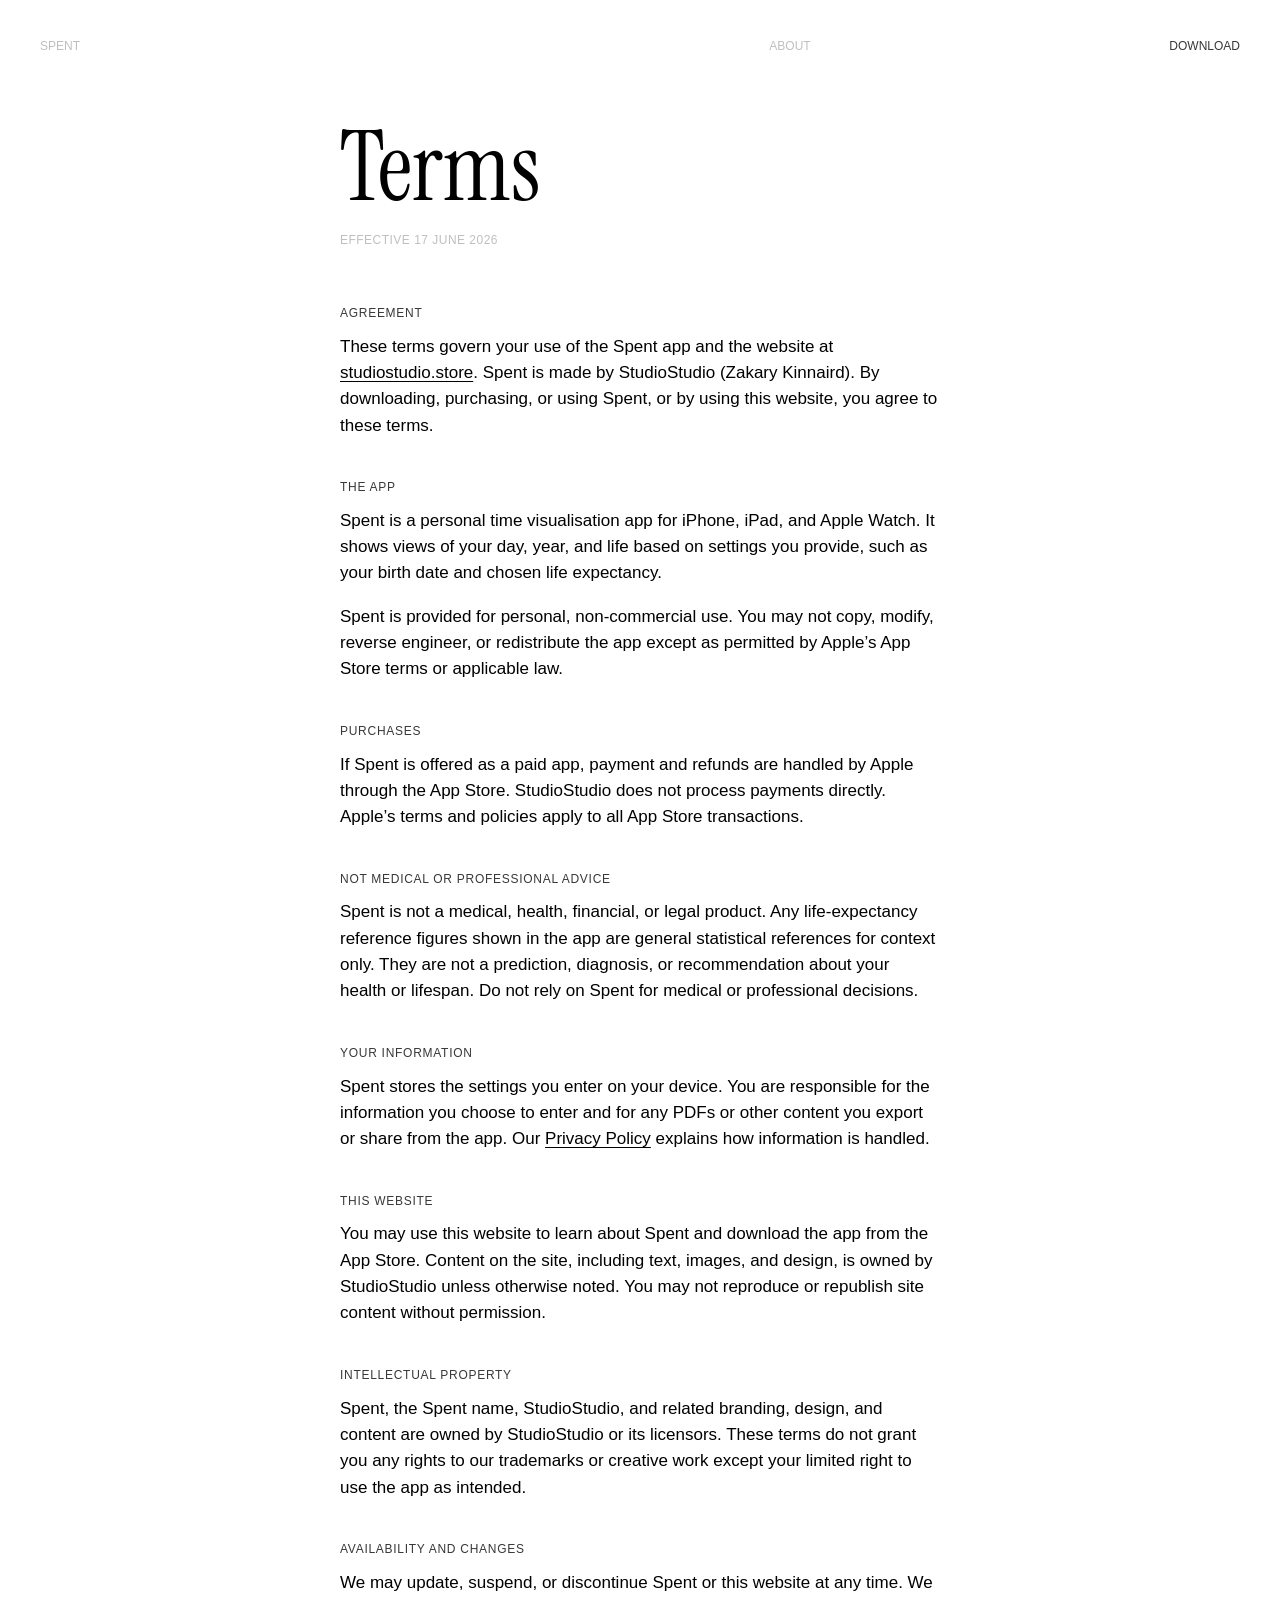
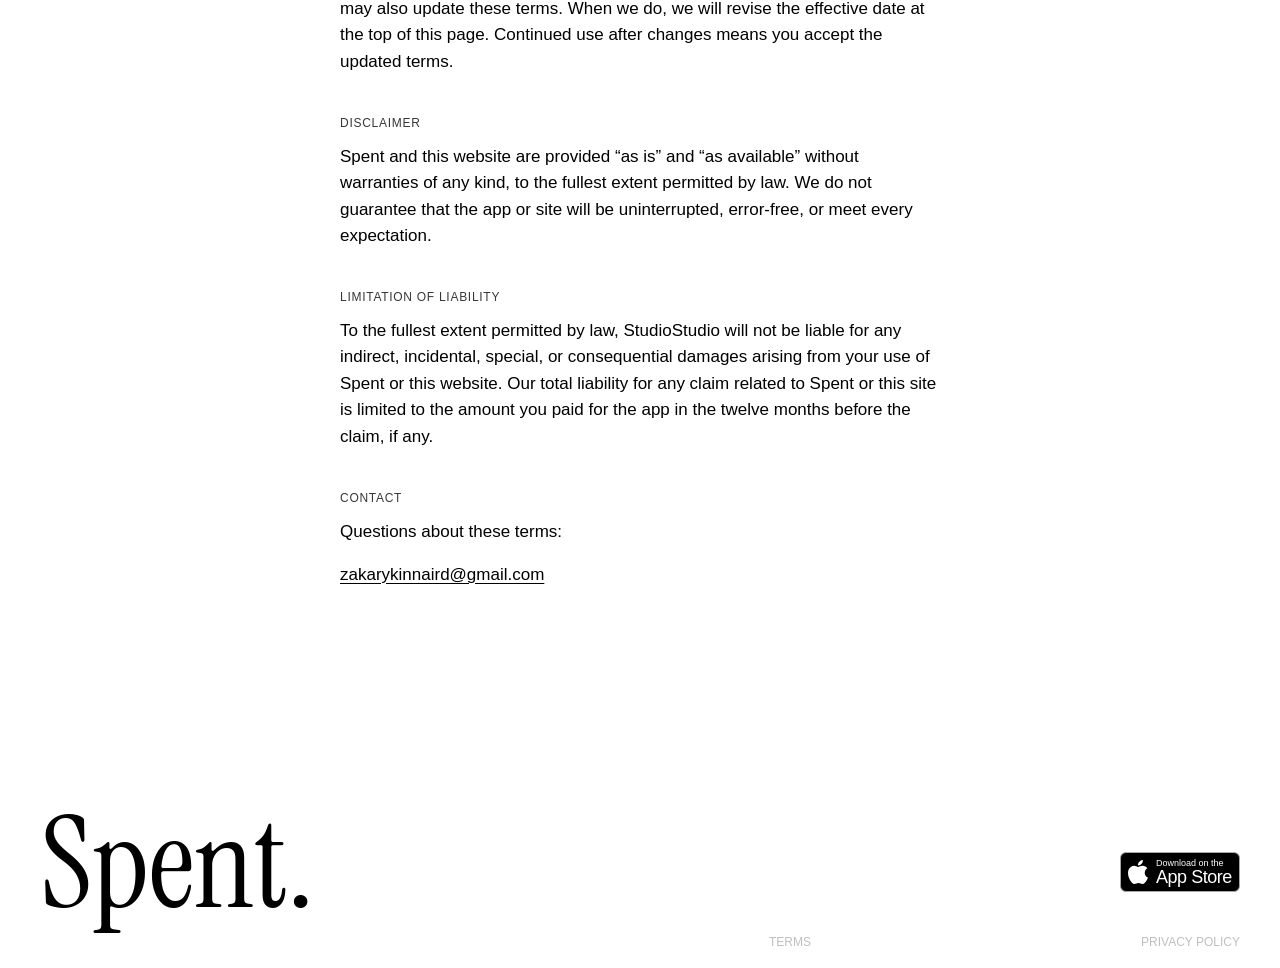
<file: terms.html>
<!DOCTYPE html>
<html lang="en">
<head>
    <meta charset="UTF-8">
    <meta name="viewport" content="width=device-width, initial-scale=1.0">
    <title>Terms — Spent | StudioStudio</title>
    <meta name="description" content="Terms of use for the Spent iOS app and studiostudio.store by StudioStudio.">
    <meta name="robots" content="index, follow">
    <link rel="canonical" href="https://studiostudio.store/terms.html">
    <meta name="theme-color" content="#ffffff">
    <meta property="og:type" content="website">
    <meta property="og:site_name" content="Spent">
    <meta property="og:title" content="Terms — Spent">
    <meta property="og:description" content="Terms of use for the Spent iOS app and studiostudio.store.">
    <meta property="og:url" content="https://studiostudio.store/terms.html">
    <meta name="twitter:card" content="summary">
    <meta name="twitter:title" content="Terms — Spent">
    <meta name="twitter:description" content="Terms of use for the Spent iOS app and studiostudio.store.">
    <link rel="preconnect" href="https://fonts.googleapis.com">
    <link rel="preconnect" href="https://fonts.gstatic.com" crossorigin>
    <link href="https://fonts.googleapis.com/css2?family=Inter:wght@500;600&display=swap" rel="stylesheet">
    <link rel="stylesheet" href="styles.css">
    <meta name="apple-mobile-web-app-capable" content="yes">
    <meta name="apple-mobile-web-app-status-bar-style" content="default">
    <link rel="icon" href="images/favicon/favicon.ico" sizes="48x48">
    <link rel="icon" href="images/favicon/favicon.svg" type="image/svg+xml">
    <link rel="icon" type="image/png" sizes="96x96" href="images/favicon/favicon-96x96.png">
    <link rel="apple-touch-icon" href="images/favicon/apple-touch-icon.png">
    <link rel="manifest" href="images/favicon/site.webmanifest">
    <script>
        (function () {
            var height = Math.round(window.innerHeight);

            document.documentElement.style.setProperty("--top-screen-height", height + "px");
            if (height <= 700) {
                document.documentElement.classList.add("compact-top");
            }

            try {
                if (sessionStorage.getItem("spent-nav-intro-seen")) {
                    document.documentElement.classList.add("nav-intro-seen");
                }
            } catch (error) {}
        })();
    </script>
</head>
<body>
    <div class="page page--legal">
        <header class="legal-header">
            <div class="legal-header__menu">
                <nav class="nav" aria-label="Primary">
                    <a href="index.html" class="nav-link nav-link--dimmed nav-link--spent">Spent</a>
                    <span class="nav-spacer" aria-hidden="true"></span>
                    <a href="about.html" class="nav-link nav-link--dimmed">About</a>
                    <a href="https://apps.apple.com/app/id6762966405" class="nav-link nav-link--active nav-link--download">Download</a>
                </nav>
            </div>
            <div class="legal-header__intro">
                <h1 class="legal-title">Terms</h1>
                <p class="legal-meta">Effective 17 June 2026</p>
            </div>
        </header>

        <main class="legal">
            <section class="legal-section">
                <h2 class="legal-heading">Agreement</h2>
                <p>These terms govern your use of the Spent app and the website at <a href="https://studiostudio.store">studiostudio.store</a>. Spent is made by StudioStudio (Zakary Kinnaird). By downloading, purchasing, or using Spent, or by using this website, you agree to these terms.</p>
            </section>

            <section class="legal-section">
                <h2 class="legal-heading">The app</h2>
                <p>Spent is a personal time visualisation app for iPhone, iPad, and Apple Watch. It shows views of your day, year, and life based on settings you provide, such as your birth date and chosen life expectancy.</p>
                <p>Spent is provided for personal, non-commercial use. You may not copy, modify, reverse engineer, or redistribute the app except as permitted by Apple’s App Store terms or applicable law.</p>
            </section>

            <section class="legal-section">
                <h2 class="legal-heading">Purchases</h2>
                <p>If Spent is offered as a paid app, payment and refunds are handled by Apple through the App Store. StudioStudio does not process payments directly. Apple’s terms and policies apply to all App Store transactions.</p>
            </section>

            <section class="legal-section">
                <h2 class="legal-heading">Not medical or professional advice</h2>
                <p>Spent is not a medical, health, financial, or legal product. Any life-expectancy reference figures shown in the app are general statistical references for context only. They are not a prediction, diagnosis, or recommendation about your health or lifespan. Do not rely on Spent for medical or professional decisions.</p>
            </section>

            <section class="legal-section">
                <h2 class="legal-heading">Your information</h2>
                <p>Spent stores the settings you enter on your device. You are responsible for the information you choose to enter and for any PDFs or other content you export or share from the app. Our <a href="privacy.html">Privacy Policy</a> explains how information is handled.</p>
            </section>

            <section class="legal-section">
                <h2 class="legal-heading">This website</h2>
                <p>You may use this website to learn about Spent and download the app from the App Store. Content on the site, including text, images, and design, is owned by StudioStudio unless otherwise noted. You may not reproduce or republish site content without permission.</p>
            </section>

            <section class="legal-section">
                <h2 class="legal-heading">Intellectual property</h2>
                <p>Spent, the Spent name, StudioStudio, and related branding, design, and content are owned by StudioStudio or its licensors. These terms do not grant you any rights to our trademarks or creative work except your limited right to use the app as intended.</p>
            </section>

            <section class="legal-section">
                <h2 class="legal-heading">Availability and changes</h2>
                <p>We may update, suspend, or discontinue Spent or this website at any time. We may also update these terms. When we do, we will revise the effective date at the top of this page. Continued use after changes means you accept the updated terms.</p>
            </section>

            <section class="legal-section">
                <h2 class="legal-heading">Disclaimer</h2>
                <p>Spent and this website are provided “as is” and “as available” without warranties of any kind, to the fullest extent permitted by law. We do not guarantee that the app or site will be uninterrupted, error-free, or meet every expectation.</p>
            </section>

            <section class="legal-section">
                <h2 class="legal-heading">Limitation of liability</h2>
                <p>To the fullest extent permitted by law, StudioStudio will not be liable for any indirect, incidental, special, or consequential damages arising from your use of Spent or this website. Our total liability for any claim related to Spent or this site is limited to the amount you paid for the app in the twelve months before the claim, if any.</p>
            </section>

            <section class="legal-section">
                <h2 class="legal-heading">Contact</h2>
                <p>Questions about these terms:</p>
                <p><a href="mailto:zakarykinnaird@gmail.com">zakarykinnaird@gmail.com</a></p>
            </section>
        </main>

        <footer class="site-footer site-footer--compact">
            <div class="site-footer__closing">
                <div class="site-footer__title-row">
                    <p class="title site-footer__title">Spent.</p>
                    <a
                        href="https://apps.apple.com/app/id6762966405"
                        class="app-store-badge"
                        aria-label="Download on the App Store"
                    >
                        <span class="app-store-badge__icon" aria-hidden="true">
                            <img src="assets/apple-logo.svg" alt="">
                        </span>
                        <span class="app-store-badge__copy">
                            <span class="app-store-badge__line">Download on the</span>
                            <span class="app-store-badge__store">App Store</span>
                        </span>
                    </a>
                </div>
                <nav class="site-footer__legal-nav" aria-label="Legal">
                    <a href="terms.html" class="site-footer__legal-link site-footer__legal-link--terms" aria-current="page">Terms</a>
                    <a href="privacy.html" class="site-footer__legal-link site-footer__legal-link--privacy">Privacy Policy</a>
                </nav>
            </div>
        </footer>
    </div>
    <script src="main.js"></script>
</body>
</html>
</file>
<file: styles.css>
/* Figma tokens — file IQTXoSvIH6yAjoppLTlvnV, frame 585:6566 */
:root {
    --night: #383838;
    --text-dimmed: #bfbfbf;
    --background: #ffffff;
    --text-primary: #000000;
    --badge-border: #a6a6a6;
    --page-padding: 40px;
    --menu-padding: 20px;
    --section-gap: 48px;
    --title-size: 128px;
    --story-size: clamp(32px, 5.5vw, 88px);
    --story-block-gap: 120px;
    --footer-text-size: clamp(40px, 6vw, 72px);
    --footer-padding: 48px;
    --footer-top-gap: 40px;
    --reveal-duration: 1.35s;
    --reveal-ease: cubic-bezier(0.25, 0.1, 0.25, 1);
    --hero-develop-duration: 6.5s;
    --hero-develop-delay: 0.7s;
    --hero-develop-ease: cubic-bezier(0.22, 1, 0.36, 1);
    --nav-fade-delay: calc(var(--hero-develop-delay) + var(--hero-develop-duration) * 0.55);
    --story-develop-duration: calc(var(--hero-develop-duration) / 2);
    --story-develop-delay: calc(var(--hero-develop-delay) / 2);
    --polaroid-text: #f4f4f3;
    --text-develop-duration: var(--hero-develop-duration);
    --footer-develop-duration: calc(var(--text-develop-duration) * 1.5);
    --footer-develop-delay: calc(var(--hero-develop-delay) * 2);
    --footer-reveal-duration: calc(var(--reveal-duration) * 1.5);
    --link-hover-duration: 1.5s;
    --link-hover-ease: cubic-bezier(0.25, 0.1, 0.25, 1);
}

@font-face {
    font-family: "Instrument Serif";
    src: url("fonts/InstrumentSerif-Regular.ttf") format("truetype");
    font-weight: 400;
    font-style: normal;
    font-display: swap;
}

*,
*::before,
*::after {
    margin: 0;
    padding: 0;
    box-sizing: border-box;
    -webkit-font-smoothing: antialiased;
    -moz-osx-font-smoothing: grayscale;
}

html {
    height: 100%;
    scroll-behavior: smooth;
}

body {
    min-height: 100%;
    background-color: var(--background);
    color: var(--text-primary);
    overflow-x: hidden;
}

img {
    display: block;
    max-width: 100%;
}

video {
    display: block;
    max-width: 100%;
}

a {
    color: inherit;
    text-decoration: none;
}

.page {
    width: 100%;
    min-height: 100%;
    display: flex;
    flex-direction: column;
    align-items: center;
}

/* Figma Desktop frame — nav + hero + title = one viewport */
.top-screen {
    width: 100%;
    height: var(--top-screen-height, 100svh);
    max-height: var(--top-screen-height, 100svh);
    display: flex;
    flex-direction: column;
    align-items: center;
    padding-left: var(--page-padding);
    padding-right: var(--page-padding);
    padding-top: env(safe-area-inset-top);
    padding-bottom: env(safe-area-inset-bottom);
    overflow: hidden;
}

/* Section: menu — 579:6534 */
.menu {
    width: 100%;
    display: flex;
    align-items: center;
    justify-content: center;
    padding-top: var(--menu-padding);
    padding-bottom: var(--menu-padding);
    flex-shrink: 0;
}

.top-screen:has(.hero-media.is-developing) .menu,
.top-screen:has(.hero-media.is-developing) .title-row .app-store-badge {
    opacity: 0;
    animation: nav-fade-in var(--reveal-duration) var(--reveal-ease) var(--nav-fade-delay) both;
}

html.nav-intro-seen .top-screen:has(.hero-media.is-developing) .menu,
html.nav-intro-seen .top-screen:has(.hero-media.is-developing) .title-row .app-store-badge {
    opacity: 1;
    animation: none;
}

@keyframes nav-fade-in {
    from {
        opacity: 0;
    }

    to {
        opacity: 1;
    }
}

.nav {
    width: 100%;
    display: grid;
    grid-template-columns: repeat(4, 1fr);
    align-items: center;
    font-family: "Helvetica Neue", Helvetica, Inter, sans-serif;
    font-size: 12px;
    font-weight: 500;
    line-height: 1;
    text-transform: uppercase;
    white-space: nowrap;
}

.nav-link {
    font-weight: 500;
    transition: color var(--link-hover-duration) var(--link-hover-ease);
}

.nav-link--active {
    color: var(--night);
}

.nav-link--active:hover,
.nav-link--active:focus-visible {
    color: var(--text-dimmed);
}

.nav-link--spent {
    grid-column: 1;
    justify-self: start;
}

.nav-link--spent.nav-link--dimmed {
    grid-column: 1;
    justify-self: start;
}

.nav-spacer {
    grid-column: 2;
}

.nav-link--dimmed {
    color: var(--text-dimmed);
    grid-column: 3;
    justify-self: center;
}

.nav-link--dimmed:hover,
.nav-link--dimmed:focus-visible {
    color: var(--night);
}

.nav-link--about {
    grid-column: 3;
    justify-self: center;
}

.nav-link--dimmed[aria-disabled="true"] {
    cursor: default;
}

.nav-link--dimmed[aria-disabled="true"]:hover,
.nav-link--dimmed[aria-disabled="true"]:focus-visible {
    color: var(--text-dimmed);
}

.nav-link--download {
    grid-column: 4;
    justify-self: end;
}

/* Figma content column — 579:6540 */
.home-frame {
    width: 100%;
    flex: 1;
    min-height: 0;
    display: flex;
    flex-direction: column;
}

/* Section: hero — 579:6541 */
.hero {
    position: relative;
    width: 100%;
    flex: 1;
    min-height: 0;
    overflow: hidden;
}

.hero-media {
    position: absolute;
    inset: 0;
    overflow: hidden;
}

.hero-image {
    position: absolute;
    inset: 0;
    width: 100%;
    height: 100%;
    max-width: none;
    object-fit: cover;
    object-position: center;
    pointer-events: none;
    opacity: 0.08;
    filter: brightness(0.18) saturate(0.2) sepia(0.12);
}

.hero-develop,
.story-develop {
    position: absolute;
    inset: 0;
    pointer-events: none;
    opacity: 1;
    background: linear-gradient(
        180deg,
        rgba(244, 244, 243, 0.96) 0%,
        rgba(244, 244, 243, 0.94) 100%
    );
}

.hero-media.is-developing .hero-image {
    will-change: opacity, filter;
    animation: hero-photo-develop var(--hero-develop-duration) var(--hero-develop-ease) var(--hero-develop-delay) forwards;
}

.hero-media.is-developing .hero-develop {
    animation: hero-wash-clear var(--hero-develop-duration) var(--hero-develop-ease) var(--hero-develop-delay) forwards;
}

.hero-media.is-developed .hero-image {
    opacity: 1;
    filter: none;
}

.hero-media.is-developed .hero-develop {
    opacity: 0;
}

.hero-media--video .hero-video {
    position: absolute;
    inset: 0;
    width: 100%;
    height: 100%;
    max-width: none;
    object-fit: cover;
    object-position: center;
    pointer-events: none;
    opacity: 0.08;
    filter: brightness(0.18) saturate(0.2) sepia(0.12);
}

.hero-media--video.is-developing .hero-video {
    will-change: opacity, filter;
    animation: hero-photo-develop var(--hero-develop-duration) var(--hero-develop-ease) var(--hero-develop-delay) forwards;
}

.hero-media--video.is-developing .hero-develop {
    animation: hero-wash-clear var(--hero-develop-duration) var(--hero-develop-ease) var(--hero-develop-delay) forwards;
}

.hero-media--video.is-developed .hero-video {
    opacity: 1;
    filter: none;
}

.hero-media--video.is-developed .hero-develop {
    opacity: 0;
}

.hero-video--mobile {
    display: none;
}

@media (max-width: 768px) {
    .hero-video--desktop {
        display: none;
    }

    .hero-video--mobile {
        display: block;
    }
}

@keyframes hero-photo-develop {
    from {
        opacity: 0.08;
        filter: brightness(0.18) saturate(0.2) sepia(0.12);
    }

    to {
        opacity: 1;
        filter: brightness(1) saturate(1) sepia(0);
    }
}

@keyframes hero-wash-clear {
    to {
        opacity: 0;
    }
}

@media (prefers-reduced-motion: reduce) {
    .hero-image,
    .hero-media--video .hero-video {
        opacity: 1;
        filter: none;
    }

    .hero-develop,
    .story-develop {
        display: none;
    }

    .hero-media.is-developing .hero-image,
    .hero-media.is-developing .hero-develop,
    .hero-media--video.is-developing .hero-video,
    .hero-media--video.is-developing .hero-develop,
    .story-media.is-visible .story-image,
    .story-media.is-visible .story-develop {
        animation: none;
    }

    .story-media .story-image {
        opacity: 1;
        filter: none;
    }

    .menu,
    .title-row .app-store-badge {
        opacity: 1;
        animation: none;
    }

    .story-copy a:hover,
    .story-copy a:focus-visible {
        text-decoration: underline;
        text-underline-offset: 0.12em;
    }

    .story-copy a:hover::after,
    .story-copy a:focus-visible::after {
        transform: scaleX(0);
    }

    .story-line--split.is-visible .story-line__segment {
        animation: none;
        color: var(--text-primary);
    }
}

/* Section: title row — 579:6542 + 579:6544 */
.title-row {
    width: 100%;
    display: flex;
    align-items: center;
    justify-content: space-between;
    gap: 24px;
    flex-shrink: 0;
    padding-top: var(--section-gap);
    padding-bottom: var(--page-padding);
    min-height: calc(var(--title-size) + var(--section-gap) + var(--page-padding));
}

.title {
    font-family: "Instrument Serif", Georgia, "Times New Roman", serif;
    font-size: var(--title-size);
    font-weight: 400;
    line-height: 1;
    color: var(--text-primary);
    word-break: break-word;
}

@media (min-width: 769px) {
    .title {
        /* Serif cap height sits low in the em box at large sizes */
        transform: translateY(-0.06em);
    }
}

/* App Store badge — Component 2, 579:6544 */
.app-store-badge {
    display: inline-flex;
    align-items: center;
    flex-shrink: 0;
    width: 120px;
    height: 40px;
    padding: 0;
    background: #000000;
    border: 1px solid var(--badge-border);
    border-radius: 6px;
    overflow: hidden;
    transition: opacity 0.2s ease;
}

.app-store-badge:hover {
    opacity: 0.88;
}

.app-store-badge__icon {
    position: relative;
    width: 20px;
    height: 24px;
    margin-left: 7px;
    flex-shrink: 0;
    overflow: hidden;
}

.app-store-badge__icon img {
    position: absolute;
    inset: 0;
    width: 100%;
    height: 100%;
}

.app-store-badge__copy {
    display: flex;
    flex-direction: column;
    align-items: flex-start;
    justify-content: center;
    margin-left: 8px;
    color: #ffffff;
}

.app-store-badge__line {
    font-family: -apple-system, BlinkMacSystemFont, "SF Pro Text", "Helvetica Neue", sans-serif;
    font-size: 9px;
    font-weight: 500;
    line-height: 9px;
}

.app-store-badge__store {
    font-family: -apple-system, BlinkMacSystemFont, "SF Pro Display", "Helvetica Neue", sans-serif;
    font-size: 18px;
    font-weight: 500;
    line-height: 1;
    letter-spacing: -0.47px;
}

@media (max-width: 1200px) {
    :root {
        --title-size: clamp(64px, 8vw, 128px);
        --section-gap: clamp(24px, 3vw, 48px);
    }
}

@media (max-width: 768px) {
    :root {
        --page-padding: 20px;
        --title-size: clamp(48px, 12vw, 96px);
        --section-gap: 24px;
    }

    .menu {
        align-items: center;
        height: auto;
        padding-top: var(--menu-padding);
        padding-bottom: var(--menu-padding);
    }

    .title-row {
        align-items: center;
        gap: 16px;
        min-height: auto;
        padding-top: var(--section-gap);
        padding-bottom: 20px;
    }

    .title {
        transform: translateY(-0.04em);
    }
}

html.compact-top {
    --title-size: clamp(40px, 11vw, 72px);
    --section-gap: 16px;
}

html.compact-top .menu {
    align-items: center;
    height: auto;
    padding-top: var(--menu-padding);
    padding-bottom: var(--menu-padding);
}

html.compact-top .title-row {
    padding-bottom: 16px;
}

@media (max-width: 480px) {
    .nav {
        font-size: 11px;
    }
}

/* Story page — frame 585:6584 */
.story {
    width: 100%;
    padding-left: var(--page-padding);
    padding-right: var(--page-padding);
}

/* About page — frame 595:8399 */
.about {
    width: 100%;
    padding-left: var(--page-padding);
    padding-right: var(--page-padding);
    padding-bottom: var(--page-padding);
    display: flex;
    flex-direction: column;
    gap: var(--story-block-gap);
}

.about-copy {
    padding-top: var(--story-block-gap);
}

.about-copy .story-copy {
    gap: 0.75em;
}

.about-copy .story-line--lead {
    margin-bottom: 0.75em;
}

.about-copy .story-line--close {
    margin-top: 2.5em;
}

.story-intro {
    padding-top: var(--story-block-gap);
    padding-bottom: var(--story-block-gap);
}

.story-block {
    display: flex;
    flex-direction: column;
    gap: var(--story-block-gap);
    padding-bottom: var(--story-block-gap);
}

.story-block--last {
    padding-bottom: calc(var(--story-block-gap) + var(--page-padding));
}

.story-image {
    width: 100%;
    height: auto;
    max-width: none;
    display: block;
}

.story-media {
    position: relative;
    width: 100%;
}

.story-media .story-image {
    opacity: 0.08;
    filter: brightness(0.18) saturate(0.2) sepia(0.12);
}

.story-media.is-visible .story-image {
    will-change: opacity, filter;
    animation: hero-photo-develop var(--story-develop-duration) var(--hero-develop-ease) var(--story-develop-delay) forwards;
}

.story-media.is-visible .story-develop {
    animation: hero-wash-clear var(--story-develop-duration) var(--hero-develop-ease) var(--story-develop-delay) forwards;
}

.story-media.is-developed .story-image {
    opacity: 1;
    filter: none;
}

.story-media.is-developed .story-develop {
    opacity: 0;
}

.story-copy {
    display: flex;
    flex-direction: column;
    gap: 0.15em;
}

.story-line {
    font-family: "Instrument Serif", Georgia, "Times New Roman", serif;
    font-size: var(--story-size);
    font-weight: 400;
    line-height: 1.15;
    color: var(--polaroid-text);
}

.story-line--lead {
    margin-bottom: 0.35em;
}

.story-line--close {
    margin-top: 0.65em;
}

.story-copy a {
    color: inherit;
    text-decoration: none;
    position: relative;
    transition: none;
}

.story-copy a::after {
    content: "";
    position: absolute;
    left: 0;
    bottom: 0.08em;
    width: 100%;
    height: 1px;
    background: currentColor;
    transform: scaleX(0);
    transform-origin: left center;
    transition: transform var(--link-hover-duration) var(--link-hover-ease);
}

.story-copy a:hover,
.story-copy a:focus-visible {
    color: var(--text-dimmed);
    transition: color var(--link-hover-duration) var(--link-hover-ease);
}

.story-copy a:hover::after,
.story-copy a:focus-visible::after {
    transform: scaleX(1);
}

.story-line--split.is-visible {
    animation: none;
    will-change: auto;
}

.story-line--split.is-visible .story-line__segment {
    display: inline;
    color: var(--polaroid-text);
    will-change: color;
    animation: text-polaroid-develop var(--text-develop-duration) var(--hero-develop-ease) var(--reveal-delay, 0ms) forwards;
}

.story-line--split .story-line__segment {
    color: var(--polaroid-text);
}

/* Scroll reveal — polaroid develop on editorial text */
@keyframes text-polaroid-develop {
    from {
        color: var(--polaroid-text);
    }

    to {
        color: var(--text-primary);
    }
}

@keyframes footer-credit-fade-in {
    from {
        opacity: 0;
    }

    to {
        opacity: 1;
    }
}

.story-line.is-visible:not(.story-line--split) {
    will-change: color;
    animation: text-polaroid-develop var(--text-develop-duration) var(--hero-develop-ease) var(--reveal-delay, 0ms) forwards;
}

.site-footer__title.is-visible {
    will-change: color;
    animation: text-polaroid-develop var(--footer-develop-duration) var(--hero-develop-ease) var(--footer-develop-delay) forwards;
}

.site-footer__text.is-visible {
    will-change: opacity;
    animation: footer-credit-fade-in var(--footer-develop-duration) var(--hero-develop-ease) var(--footer-develop-delay) forwards;
}

.site-footer__closing .app-store-badge {
    opacity: 0;
    transition: opacity var(--footer-reveal-duration) var(--reveal-ease);
    transition-delay: 0ms;
}

.site-footer__closing .app-store-badge.is-visible {
    opacity: 1;
    transition-delay: var(--footer-develop-delay);
}

@media (prefers-reduced-motion: reduce) {
    .story-line,
    .story-line__segment,
    .site-footer__title {
        color: var(--text-primary);
        animation: none;
    }

    .site-footer__text {
        opacity: 1;
        animation: none;
    }

    .site-footer__closing .app-store-badge {
        opacity: 1;
        transition: none;
    }
}

.site-footer {
    width: 100%;
    min-height: 100vh;
    min-height: 100dvh;
    padding-top: 0;
    padding-left: var(--page-padding);
    padding-right: var(--page-padding);
    display: flex;
    flex-direction: column;
}

.site-footer__credit {
    width: 100%;
    flex: 1 1 auto;
    display: flex;
    align-items: flex-end;
    justify-content: flex-end;
    min-height: 0;
    margin-top: var(--footer-top-gap);
    padding-right: var(--footer-padding);
    padding-bottom: var(--footer-padding);
    padding-left: var(--footer-padding);
    background: #000000;
}

.site-footer__text {
    font-family: "Instrument Serif", Georgia, "Times New Roman", serif;
    font-size: var(--footer-text-size);
    font-weight: 400;
    line-height: 1.05;
    color: var(--night);
    opacity: 0;
}

.site-footer__closing {
    position: relative;
    width: 100%;
    flex-shrink: 0;
    display: flex;
    flex-direction: column;
    align-items: stretch;
    min-height: calc(var(--title-size) + var(--section-gap) + var(--menu-padding) * 3);
    padding-top: calc(var(--section-gap) + 12px);
    padding-bottom: calc(var(--menu-padding) + env(safe-area-inset-bottom, 0px));
    background: var(--background);
}

.site-footer__title-row {
    width: 100%;
    display: flex;
    align-items: center;
    justify-content: space-between;
    gap: 24px;
}

.site-footer__title {
    word-break: break-word;
    color: var(--polaroid-text);
}

@media (min-width: 769px) {
    .site-footer__title {
        transform: translateY(-0.06em);
    }
}

.site-footer__legal-nav {
    margin-top: auto;
    width: 100%;
    display: grid;
    grid-template-columns: repeat(4, 1fr);
    align-items: center;
    font-family: "Helvetica Neue", Helvetica, Inter, sans-serif;
    font-size: 12px;
    font-weight: 500;
    line-height: 1;
    text-transform: uppercase;
    white-space: nowrap;
}

.site-footer__legal-link {
    color: var(--text-dimmed);
    transition: color var(--link-hover-duration) var(--link-hover-ease);
}

.site-footer__legal-link--terms {
    grid-column: 3;
    justify-self: center;
}

.site-footer__legal-link--privacy {
    grid-column: 4;
    justify-self: end;
}

.site-footer__legal-link:hover,
.site-footer__legal-link:focus-visible {
    color: var(--night);
}

@media (max-width: 768px) {
    :root {
        --story-block-gap: 72px;
        --footer-text-size: clamp(32px, 9vw, 48px);
        --footer-top-gap: var(--menu-padding);
    }

    .story-intro {
        padding-top: 64px;
        padding-bottom: 64px;
    }

    .site-footer__title {
        transform: translateY(-0.04em);
    }

    .site-footer__credit {
        padding: var(--menu-padding);
        padding-bottom: calc(var(--menu-padding) + env(safe-area-inset-bottom, 0px));
    }

    .site-footer__closing {
        min-height: calc(var(--title-size) + var(--section-gap) + var(--menu-padding) * 2);
        padding-top: var(--section-gap);
        padding-bottom: calc(var(--menu-padding) + env(safe-area-inset-bottom, 0px));
    }
}

@media (max-width: 480px) {
    :root {
        --story-block-gap: 56px;
    }
}

/* Legal pages — privacy, terms */
.page--legal {
    align-items: stretch;
}

.legal-header {
    width: 100%;
    padding-top: calc(env(safe-area-inset-top) + var(--menu-padding));
}

.legal-header__menu {
    width: 100%;
    padding-top: var(--menu-padding);
    padding-bottom: var(--menu-padding);
    padding-left: var(--page-padding);
    padding-right: var(--page-padding);
}

.legal-header__intro,
.legal {
    width: min(680px, 100%);
    margin-left: auto;
    margin-right: auto;
    padding-left: var(--page-padding);
    padding-right: var(--page-padding);
}

.legal-header__intro {
    padding-top: var(--section-gap);
    padding-bottom: calc(var(--section-gap) + 8px);
}

.legal-title {
    font-family: "Instrument Serif", Georgia, "Times New Roman", serif;
    font-size: clamp(48px, 10vw, 96px);
    font-weight: 400;
    line-height: 1;
    color: var(--text-primary);
}

.legal-meta {
    margin-top: 16px;
    font-family: "Helvetica Neue", Helvetica, Inter, sans-serif;
    font-size: 12px;
    font-weight: 500;
    line-height: 1.4;
    text-transform: uppercase;
    letter-spacing: 0.04em;
    color: var(--text-dimmed);
}

.legal {
    padding-bottom: calc(var(--story-block-gap) + var(--page-padding));
}

.legal-section + .legal-section {
    margin-top: 40px;
}

.legal-heading {
    font-family: "Helvetica Neue", Helvetica, Inter, sans-serif;
    font-size: 12px;
    font-weight: 500;
    line-height: 1.4;
    text-transform: uppercase;
    letter-spacing: 0.06em;
    color: var(--night);
    margin-bottom: 12px;
}

.legal p {
    font-family: "Helvetica Neue", Helvetica, Inter, sans-serif;
    font-size: 17px;
    font-weight: 400;
    line-height: 1.55;
    color: var(--text-primary);
}

.legal p + p {
    margin-top: 1em;
}

.legal a {
    text-decoration: underline;
    text-underline-offset: 0.15em;
    transition: color var(--link-hover-duration) var(--link-hover-ease);
}

.legal a:hover,
.legal a:focus-visible {
    color: var(--night);
}

.legal-list {
    margin-top: 1em;
    padding-left: 1.25em;
    font-family: "Helvetica Neue", Helvetica, Inter, sans-serif;
    font-size: 17px;
    line-height: 1.55;
    color: var(--text-primary);
}

.legal-list li + li {
    margin-top: 0.5em;
}

.site-footer--compact {
    min-height: auto;
}

.site-footer--compact .site-footer__closing {
    min-height: calc(var(--title-size) + var(--section-gap) + var(--menu-padding) * 2);
}
</file>
